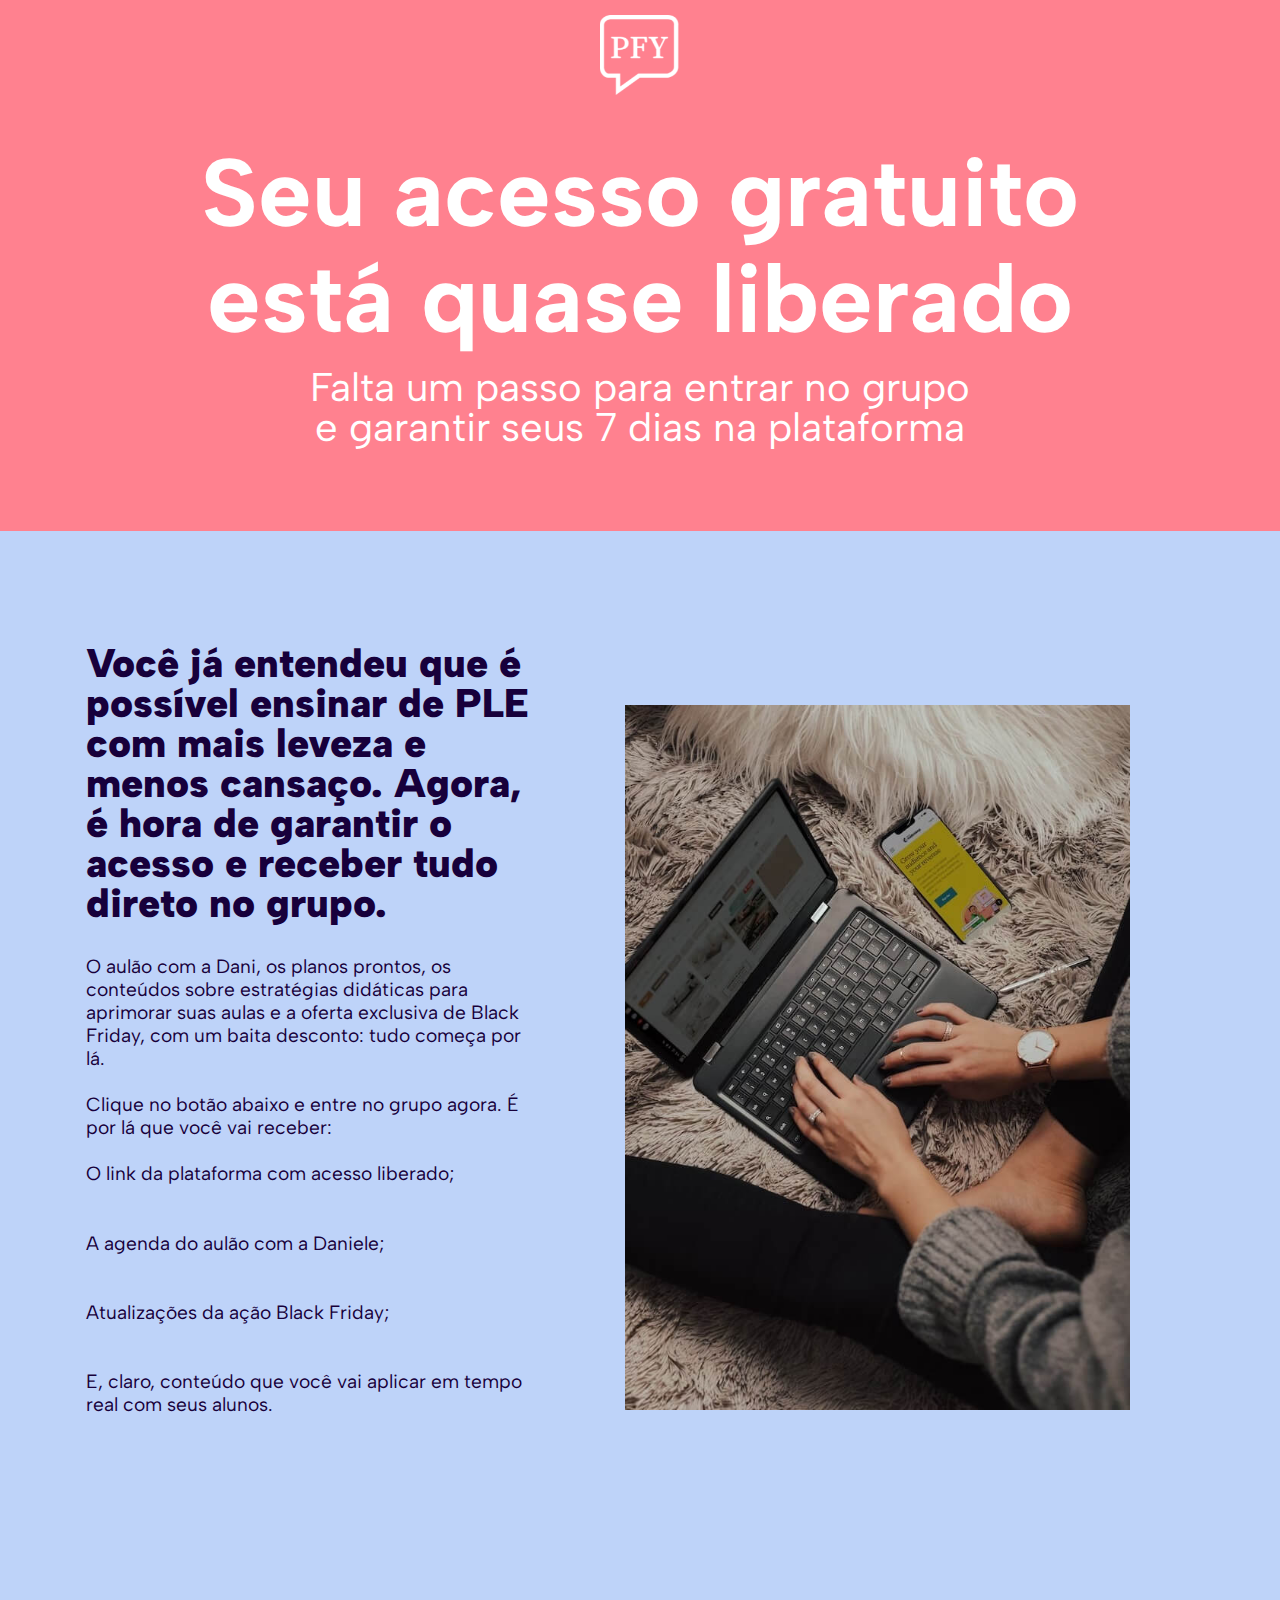
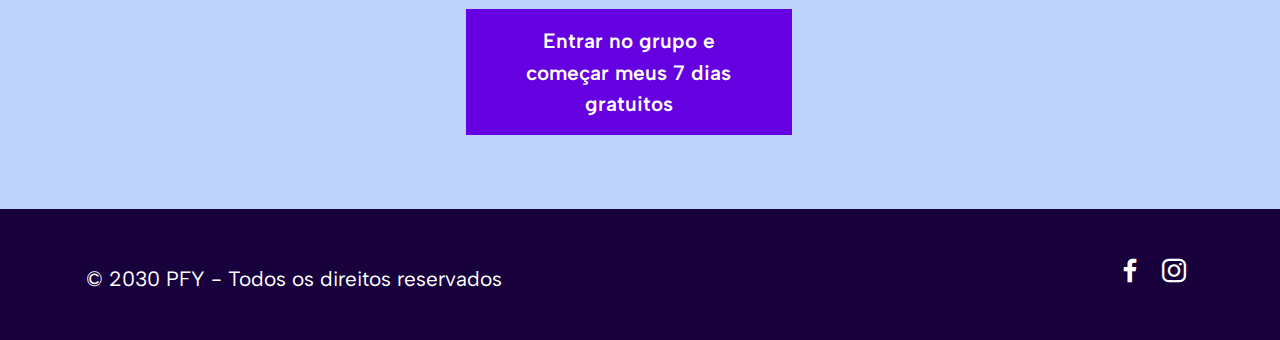
<file: obrigado.html>
<!DOCTYPE html>
<html  >
<head>
  
  <meta charset="UTF-8">
  <meta http-equiv="X-UA-Compatible" content="IE=edge">
  
  <meta name="twitter:card" content="summary_large_image"/>
  <meta name="twitter:image:src" content="assets/images/obrigado-meta.jpeg">
  <meta property="og:image" content="assets/images/obrigado-meta.jpeg">
  <meta name="twitter:title" content="PFY | Finalize sua inscrição">
  <meta name="viewport" content="width=device-width, initial-scale=1, minimum-scale=1">
  <link rel="shortcut icon" href="assets/images/pfy-icon-ffffff-branco.png-128x131.png" type="image/x-icon">
  <meta name="description" content="Prepare-se para uma semana de formação gratuita e super prática, focada em transformar o modo como você dá aulas de português como língua estrangeira.">
  
  
  <title>PFY | Finalize sua inscrição</title>
  <link rel="stylesheet" href="assets/web/assets/mobirise-icons/mobirise-icons.css">
  <link rel="stylesheet" href="assets/bootstrap/css/bootstrap.min.css">
  <link rel="stylesheet" href="assets/dropdown/css/style.css">
  <link rel="stylesheet" href="assets/socicon/css/styles.css">
  <link rel="stylesheet" href="assets/theme/css/style.css">
  <link rel="preload" href="https://fonts.googleapis.com/css?family=Albert+Sans:100,200,300,400,500,600,700,800,900,100i,200i,300i,400i,500i,600i,700i,800i,900i&display=swap" as="style" onload="this.onload=null;this.rel='stylesheet'">
  <noscript><link rel="stylesheet" href="https://fonts.googleapis.com/css?family=Albert+Sans:100,200,300,400,500,600,700,800,900,100i,200i,300i,400i,500i,600i,700i,800i,900i&display=swap"></noscript>
  <link rel="preload" as="style" href="assets/mobirise/css/mbr-additional.css?v=7RDrwC"><link rel="stylesheet" href="assets/mobirise/css/mbr-additional.css?v=7RDrwC" type="text/css">

  
  
  
</head>
<body>

<!-- Analytics -->
<!-- Google Tag Manager -->
<script>(function(w,d,s,l,i){w[l]=w[l]||[];w[l].push({'gtm.start':
new Date().getTime(),event:'gtm.js'});var f=d.getElementsByTagName(s)[0],
j=d.createElement(s),dl=l!='dataLayer'?'&l='+l:'';j.async=true;j.src=
'https://www.googletagmanager.com/gtm.js?id='+i+dl;f.parentNode.insertBefore(j,f);
})(window,document,'script','dataLayer','GTM-5PD292V8');</script>
<!-- End Google Tag Manager -->

<!-- Google Tag Manager (noscript) -->
<noscript><iframe src="https://www.googletagmanager.com/ns.html?id=GTM-5PD292V8"
height="0" width="0" style="display:none;visibility:hidden"></iframe></noscript>
<!-- End Google Tag Manager (noscript) -->
<!-- /Analytics -->


  
  <section data-bs-version="5.1" class="nichem5 menu menu1 cid-v0Rrer5Ysq" once="menu" id="menu01-16">
    
    <nav class="navbar navbar-dropdown collapsed">
        <div class="container-fluid">
            <div class="navbar-brand">
                <span class="navbar-logo">
                    <a href="#">
                        <img src="assets/images/pfy-horizontal-ffffff-branco.png-1-634x138.png" alt="" style="height: 5rem;">
                    </a>
                </span>
                
            </div>
            
            
            

        </div>
    </nav>
</section>

<section data-bs-version="5.1" class="header9 agencym4_header9 cid-v0RZyWwyay" data-bg-video="https://www.youtube.com/watch?v=E0Pa8tYo94U" id="header9-1a">

	
    <div class="mbr-fallback-image disabled"></div>


	<div class="mbr-overlay" style="opacity: 0.7; background-color: rgb(255, 76, 96);">
	</div>

	<div class="container">
		<div class="row justify-content-center">
			<div class="media-container-column mbr-white col-md-10">
				<p class="mbr-text align-center mbr-fonts-style display-1"><strong>Seu acesso gratuito está quase liberado</strong></p>
				<h1 class="mbr-section-title align-center pb-3 mbr-fonts-style display-5">Falta um passo para entrar no grupo<div>e garantir seus 7 dias na plataforma</div></h1>
			</div>
		</div>
	</div>

	
</section>

<section data-bs-version="5.1" class="nichem5 article3 cid-v0RTV6JcYR" id="article03-17">

    

    
    

    <div class="container">
        <div class="row justify-content-center">
            <div class="col-12 col-md-12 col-lg-7 image-wrapper">
                <img class="w-100" src="assets/images/features3.jpg" alt="">
            </div>
            <div class="col-12 col-md-12 col-lg">
                <div class="text-wrapper align-left">
                    <h1 class="mbr-section-title mbr-fonts-style align-left mb-4 display-5"><strong>Você já entendeu que é possível ensinar de PLE com mais leveza e menos cansaço. Agora, é hora de garantir o acesso e receber tudo direto no grupo.</strong></h1>
                    <p class="mbr-text mbr-fonts-style align-left pb-3 display-7">O aulão com a Dani, os planos prontos, os conteúdos sobre estratégias didáticas para aprimorar suas aulas e a oferta exclusiva de Black Friday, com um baita desconto: tudo começa por lá.<br><br>Clique no botão abaixo e entre no grupo agora. É por lá que você vai receber:<br><br>O link da plataforma com acesso liberado;<br><br><br>A agenda do aulão com a Daniele;<br><br><br>Atualizações da ação Black Friday;<br><br><br>E, claro, conteúdo que você vai aplicar em tempo real com seus alunos.</p>
                    <div class="link-wrapper align-left">
                        


                        <svg class="svg1" xmlns="http://www.w3.org/2000/svg" xmlns:xlink="http://www.w3.org/1999/xlink" version="1.1" width="300" height="50" viewBox="0 0 300 50" preserveAspectRatio="xMidYMid slice" xml:space="preserve">
                            <defs>
                            </defs>
                            <g transform="matrix(1 0 0 1 200 4.59)">
                                <g style="">
                                    <g transform="matrix(1 0 0 1 -125 0)" id="aac4a38b-7b64-4b27-81f4-7cba1fc44311">
                                        <path style="stroke: rgb(23,0,59); stroke-width: 4; stroke-dasharray: none; stroke-linecap: butt; stroke-dashoffset: 0; stroke-linejoin: miter; stroke-miterlimit: 10; fill: none; fill-rule: nonzero; opacity: 1;" transform=" translate(-75, -4.59)" d="M 100 2 a 8.825 8.825 0 0 0 -6.25 2.583 A 8.822 8.822 0 0 1 87.5 7.17 a 8.822 8.822 0 0 1 -6.25 -2.584 a 8.853 8.853 0 0 0 -12.5 0 a 8.851 8.851 0 0 1 -12.5 0 A 8.825 8.825 0 0 0 50 2" stroke-linecap="round"></path>
                                    </g>
                                    <g transform="matrix(1 0 0 1 75 0)" id="bdacfd93-3ab9-4965-b36c-24275b9d80d7">
                                        <path style="stroke: rgb(23,0,59); stroke-width: 4; stroke-dasharray: none; stroke-linecap: butt; stroke-dashoffset: 0; stroke-linejoin: miter; stroke-miterlimit: 10; fill: none; fill-rule: nonzero; opacity: 1;" transform=" translate(-275, -4.59)" d="M 300 2 a 8.825 8.825 0 0 0 -6.25 2.583 A 8.822 8.822 0 0 1 287.5 7.17 a 8.822 8.822 0 0 1 -6.25 -2.584 a 8.853 8.853 0 0 0 -12.5 0 a 8.851 8.851 0 0 1 -12.5 0 A 8.825 8.825 0 0 0 250 2" stroke-linecap="round"></path>
                                    </g>
                                    <g transform="matrix(1 0 0 1 -175 0)" id="fa02ee22-c807-4234-a62a-6ef55f12a121">
                                        <path style="stroke: rgb(23,0,59); stroke-width: 4; stroke-dasharray: none; stroke-linecap: butt; stroke-dashoffset: 0; stroke-linejoin: miter; stroke-miterlimit: 10; fill: none; fill-rule: nonzero; opacity: 1;" transform=" translate(-25, -4.59)" d="M 50 2 a 8.825 8.825 0 0 0 -6.25 2.583 A 8.822 8.822 0 0 1 37.5 7.17 a 8.822 8.822 0 0 1 -6.25 -2.584 a 8.853 8.853 0 0 0 -12.5 0 a 8.851 8.851 0 0 1 -12.5 0 A 8.825 8.825 0 0 0 0 2" stroke-linecap="round"></path>
                                    </g>
                                    <g transform="matrix(1 0 0 1 -25 0)" id="f5eeec8a-c1c0-4e31-b653-6adc33e4b3e8">
                                        <path style="stroke: rgb(23,0,59); stroke-width: 4; stroke-dasharray: none; stroke-linecap: butt; stroke-dashoffset: 0; stroke-linejoin: miter; stroke-miterlimit: 10; fill: none; fill-rule: nonzero; opacity: 1;" transform=" translate(-175, -4.59)" d="M 200 2 a 8.825 8.825 0 0 0 -6.25 2.583 A 8.822 8.822 0 0 1 187.5 7.17 a 8.822 8.822 0 0 1 -6.25 -2.584 a 8.853 8.853 0 0 0 -12.5 0 a 8.851 8.851 0 0 1 -12.5 0 A 8.825 8.825 0 0 0 150 2" stroke-linecap="round"></path>
                                    </g>
                                    <g transform="matrix(1 0 0 1 125 0)" id="b51bbcd5-3066-47f5-8b80-6fd345774dc4">
                                        <path style="stroke: rgb(23,0,59); stroke-width: 4; stroke-dasharray: none; stroke-linecap: butt; stroke-dashoffset: 0; stroke-linejoin: miter; stroke-miterlimit: 10; fill: none; fill-rule: nonzero; opacity: 1;" transform=" translate(-325, -4.59)" d="M 350 2 a 8.825 8.825 0 0 0 -6.25 2.583 A 8.822 8.822 0 0 1 337.5 7.17 a 8.822 8.822 0 0 1 -6.25 -2.584 a 8.853 8.853 0 0 0 -12.5 0 a 8.851 8.851 0 0 1 -12.5 0 A 8.825 8.825 0 0 0 300 2" stroke-linecap="round"></path>
                                    </g>
                                    <g transform="matrix(1 0 0 1 175 0)" id="a258efd3-c8f0-4dd9-8a96-69ce4b07fe50">
                                        <path style="stroke: rgb(23,0,59); stroke-width: 4; stroke-dasharray: none; stroke-linecap: butt; stroke-dashoffset: 0; stroke-linejoin: miter; stroke-miterlimit: 10; fill: none; fill-rule: nonzero; opacity: 1;" transform=" translate(-375, -4.59)" d="M 400 2 a 8.825 8.825 0 0 0 -6.25 2.583 A 8.822 8.822 0 0 1 387.5 7.17 a 8.822 8.822 0 0 1 -6.25 -2.584 a 8.853 8.853 0 0 0 -12.5 0 a 8.851 8.851 0 0 1 -12.5 0 A 8.825 8.825 0 0 0 350 2" stroke-linecap="round"></path>
                                    </g>
                                    <g transform="matrix(1 0 0 1 -75 0)" id="b55a1ba9-a72e-4a0e-ba97-85e004b73874">
                                        <path style="stroke: rgb(23,0,59); stroke-width: 4; stroke-dasharray: none; stroke-linecap: butt; stroke-dashoffset: 0; stroke-linejoin: miter; stroke-miterlimit: 10; fill: none; fill-rule: nonzero; opacity: 1;" transform=" translate(-125, -4.59)" d="M 150 2 a 8.825 8.825 0 0 0 -6.25 2.583 A 8.822 8.822 0 0 1 137.5 7.17 a 8.822 8.822 0 0 1 -6.25 -2.584 a 8.853 8.853 0 0 0 -12.5 0 a 8.851 8.851 0 0 1 -12.5 0 A 8.825 8.825 0 0 0 100 2" stroke-linecap="round"></path>
                                    </g>
                                    <g transform="matrix(1 0 0 1 25 0)" id="ac2b4d02-8806-4f29-a2a5-1942e82a5fe8">
                                        <path style="stroke: rgb(23,0,59); stroke-width: 4; stroke-dasharray: none; stroke-linecap: butt; stroke-dashoffset: 0; stroke-linejoin: miter; stroke-miterlimit: 10; fill: none; fill-rule: nonzero; opacity: 1;" transform=" translate(-225, -4.59)" d="M 250 2 a 8.825 8.825 0 0 0 -6.25 2.583 A 8.822 8.822 0 0 1 237.5 7.17 a 8.822 8.822 0 0 1 -6.25 -2.584 a 8.853 8.853 0 0 0 -12.5 0 a 8.851 8.851 0 0 1 -12.5 0 A 8.825 8.825 0 0 0 200 2" stroke-linecap="round"></path>
                                    </g>
                                </g>
                            </g>
                        </svg>

                    </div>



                </div>
            </div>
        </div>
    </div>
</section>

<section data-bs-version="5.1" class="nichem5 header3 cid-v7E7CagGQQ" id="header03-1n">

    

    
    

    <div class="container">
        <div class="row justify-content-center">
            <div class="col-12 col-lg-4">
                
                
                
                <div class="mbr-section-btn mt-3"><a class="btn btn-lg btn-secondary display-4" href="https://chat.whatsapp.com/G2D3Ws7KpCO5oN8vWLJmkT" target="_blank">Entrar no grupo e começar meus 7 dias gratuitos</a></div>
            </div>
        </div>
    </div>
</section>

<section data-bs-version="5.1" class="nichem5 footer1 cid-tqJ8RiGb5G" once="footer" id="footer01-d">
    
    
    <div class="container">
        <div class="row">
            <div class="col-lg-5 logo-footer mb-3 mt-3 align-left">

                <p class="mbr-fonts-style text-logo-footer pt-2 mb-0 display-4">© 2030 PFY - Todos os direitos reservados</p>
            </div>
            <div class="col-lg-5 copyright mb-3 mt-3 align-self-center">
                <ul class="mbr-list list-inline align-center">
                    
                    
                    



                    
                <li class="list-inline-item mbr-fonts-style display-4"></li><li class="list-inline-item mbr-fonts-style display-4"></li><li class="list-inline-item mbr-fonts-style display-4"></li><li class="list-inline-item mbr-fonts-style display-4"></li></ul>
            </div>
            <div class="social-media col-lg-2 col-sm-12 align-self-center">
                <ul>
                    <li>
                        <a class="icon-transition" href="https://www.facebook.com/papodeprofes/" target="_blank">
                            <span class="mbr-iconfont socicon-facebook socicon"></span>
                        </a>
                    </li>
                    <li>
                        <a class="icon-transition" href="https://www.instagram.com/papodeprofes/" target="_blank">
                            <span class="mbr-iconfont socicon-instagram socicon"></span>
                        </a>
                    </li>
                    
                    
                    
                </ul>
            </div>
        </div>
    </div>
</section>


<script src="assets/bootstrap/js/bootstrap.bundle.min.js"></script>
  <script src="assets/smoothscroll/smooth-scroll.js"></script>
  <script src="assets/ytplayer/index.js"></script>
  <script src="assets/dropdown/js/navbar-dropdown.js"></script>
  <script src="assets/vimeoplayer/player.js"></script>
  <script src="assets/theme/js/script.js"></script>
  
  
  
</body>
</html>
</file>
<file: assets/web/assets/mobirise-icons/mobirise-icons.css>
@font-face {
  font-family: 'MobiriseIcons';
  src:  url('mobirise-icons.eot?spat4u');
  src:  url('mobirise-icons.eot?spat4u#iefix') format('embedded-opentype'),
    url('mobirise-icons.ttf?spat4u') format('truetype'),
    url('mobirise-icons.woff?spat4u') format('woff'),
    url('mobirise-icons.svg?spat4u#MobiriseIcons') format('svg');
  font-weight: normal;
  font-style: normal;
  font-display: swap;
}

[class^="mbri-"], [class*=" mbri-"] {
  /* use !important to prevent issues with browser extensions that change fonts */
  font-family: MobiriseIcons !important;
  speak: none;
  font-style: normal;
  font-weight: normal;
  font-variant: normal;
  text-transform: none;
  line-height: 1;

  /* Better Font Rendering =========== */
  -webkit-font-smoothing: antialiased;
  -moz-osx-font-smoothing: grayscale;
}

.mbri-add-submenu:before {
  content: "\e900";
}
.mbri-alert:before {
  content: "\e901";
}
.mbri-align-center:before {
  content: "\e902";
}
.mbri-align-justify:before {
  content: "\e903";
}
.mbri-align-left:before {
  content: "\e904";
}
.mbri-align-right:before {
  content: "\e905";
}
.mbri-android:before {
  content: "\e906";
}
.mbri-apple:before {
  content: "\e907";
}
.mbri-arrow-down:before {
  content: "\e908";
}
.mbri-arrow-next:before {
  content: "\e909";
}
.mbri-arrow-prev:before {
  content: "\e90a";
}
.mbri-arrow-up:before {
  content: "\e90b";
}
.mbri-bold:before {
  content: "\e90c";
}
.mbri-bookmark:before {
  content: "\e90d";
}
.mbri-bootstrap:before {
  content: "\e90e";
}
.mbri-briefcase:before {
  content: "\e90f";
}
.mbri-browse:before {
  content: "\e910";
}
.mbri-bulleted-list:before {
  content: "\e911";
}
.mbri-calendar:before {
  content: "\e912";
}
.mbri-camera:before {
  content: "\e913";
}
.mbri-cart-add:before {
  content: "\e914";
}
.mbri-cart-full:before {
  content: "\e915";
}
.mbri-cash:before {
  content: "\e916";
}
.mbri-change-style:before {
  content: "\e917";
}
.mbri-chat:before {
  content: "\e918";
}
.mbri-clock:before {
  content: "\e919";
}
.mbri-close:before {
  content: "\e91a";
}
.mbri-cloud:before {
  content: "\e91b";
}
.mbri-code:before {
  content: "\e91c";
}
.mbri-contact-form:before {
  content: "\e91d";
}
.mbri-credit-card:before {
  content: "\e91e";
}
.mbri-cursor-click:before {
  content: "\e91f";
}
.mbri-cust-feedback:before {
  content: "\e920";
}
.mbri-database:before {
  content: "\e921";
}
.mbri-delivery:before {
  content: "\e922";
}
.mbri-desktop:before {
  content: "\e923";
}
.mbri-devices:before {
  content: "\e924";
}
.mbri-down:before {
  content: "\e925";
}
.mbri-download:before {
  content: "\e989";
}
.mbri-drag-n-drop:before {
  content: "\e927";
}
.mbri-drag-n-drop2:before {
  content: "\e928";
}
.mbri-edit:before {
  content: "\e929";
}
.mbri-edit2:before {
  content: "\e92a";
}
.mbri-error:before {
  content: "\e92b";
}
.mbri-extension:before {
  content: "\e92c";
}
.mbri-features:before {
  content: "\e92d";
}
.mbri-file:before {
  content: "\e92e";
}
.mbri-flag:before {
  content: "\e92f";
}
.mbri-folder:before {
  content: "\e930";
}
.mbri-gift:before {
  content: "\e931";
}
.mbri-github:before {
  content: "\e932";
}
.mbri-globe:before {
  content: "\e933";
}
.mbri-globe-2:before {
  content: "\e934";
}
.mbri-growing-chart:before {
  content: "\e935";
}
.mbri-hearth:before {
  content: "\e936";
}
.mbri-help:before {
  content: "\e937";
}
.mbri-home:before {
  content: "\e938";
}
.mbri-hot-cup:before {
  content: "\e939";
}
.mbri-idea:before {
  content: "\e93a";
}
.mbri-image-gallery:before {
  content: "\e93b";
}
.mbri-image-slider:before {
  content: "\e93c";
}
.mbri-info:before {
  content: "\e93d";
}
.mbri-italic:before {
  content: "\e93e";
}
.mbri-key:before {
  content: "\e93f";
}
.mbri-laptop:before {
  content: "\e940";
}
.mbri-layers:before {
  content: "\e941";
}
.mbri-left-right:before {
  content: "\e942";
}
.mbri-left:before {
  content: "\e943";
}
.mbri-letter:before {
  content: "\e944";
}
.mbri-like:before {
  content: "\e945";
}
.mbri-link:before {
  content: "\e946";
}
.mbri-lock:before {
  content: "\e947";
}
.mbri-login:before {
  content: "\e948";
}
.mbri-logout:before {
  content: "\e949";
}
.mbri-magic-stick:before {
  content: "\e94a";
}
.mbri-map-pin:before {
  content: "\e94b";
}
.mbri-menu:before {
  content: "\e94c";
}
.mbri-mobile:before {
  content: "\e94d";
}
.mbri-mobile2:before {
  content: "\e94e";
}
.mbri-mobirise:before {
  content: "\e94f";
}
.mbri-more-horizontal:before {
  content: "\e950";
}
.mbri-more-vertical:before {
  content: "\e951";
}
.mbri-music:before {
  content: "\e952";
}
.mbri-new-file:before {
  content: "\e953";
}
.mbri-numbered-list:before {
  content: "\e954";
}
.mbri-opened-folder:before {
  content: "\e955";
}
.mbri-pages:before {
  content: "\e956";
}
.mbri-paper-plane:before {
  content: "\e957";
}
.mbri-paperclip:before {
  content: "\e958";
}
.mbri-photo:before {
  content: "\e959";
}
.mbri-photos:before {
  content: "\e95a";
}
.mbri-pin:before {
  content: "\e95b";
}
.mbri-play:before {
  content: "\e95c";
}
.mbri-plus:before {
  content: "\e95d";
}
.mbri-preview:before {
  content: "\e95e";
}
.mbri-print:before {
  content: "\e95f";
}
.mbri-protect:before {
  content: "\e960";
}
.mbri-question:before {
  content: "\e961";
}
.mbri-quote-left:before {
  content: "\e962";
}
.mbri-quote-right:before {
  content: "\e963";
}
.mbri-refresh:before {
  content: "\e964";
}
.mbri-responsive:before {
  content: "\e965";
}
.mbri-right:before {
  content: "\e966";
}
.mbri-rocket:before {
  content: "\e967";
}
.mbri-sad-face:before {
  content: "\e968";
}
.mbri-sale:before {
  content: "\e969";
}
.mbri-save:before {
  content: "\e96a";
}
.mbri-search:before {
  content: "\e96b";
}
.mbri-setting:before {
  content: "\e96c";
}
.mbri-setting2:before {
  content: "\e96d";
}
.mbri-setting3:before {
  content: "\e96e";
}
.mbri-share:before {
  content: "\e96f";
}
.mbri-shopping-bag:before {
  content: "\e970";
}
.mbri-shopping-basket:before {
  content: "\e971";
}
.mbri-shopping-cart:before {
  content: "\e972";
}
.mbri-sites:before {
  content: "\e973";
}
.mbri-smile-face:before {
  content: "\e974";
}
.mbri-speed:before {
  content: "\e975";
}
.mbri-star:before {
  content: "\e976";
}
.mbri-success:before {
  content: "\e977";
}
.mbri-sun:before {
  content: "\e978";
}
.mbri-sun2:before {
  content: "\e979";
}
.mbri-tablet:before {
  content: "\e97a";
}
.mbri-tablet-vertical:before {
  content: "\e97b";
}
.mbri-target:before {
  content: "\e97c";
}
.mbri-timer:before {
  content: "\e97d";
}
.mbri-to-ftp:before {
  content: "\e97e";
}
.mbri-to-local-drive:before {
  content: "\e97f";
}
.mbri-touch-swipe:before {
  content: "\e980";
}
.mbri-touch:before {
  content: "\e981";
}
.mbri-trash:before {
  content: "\e982";
}
.mbri-underline:before {
  content: "\e983";
}
.mbri-unlink:before {
  content: "\e984";
}
.mbri-unlock:before {
  content: "\e985";
}
.mbri-up-down:before {
  content: "\e986";
}
.mbri-up:before {
  content: "\e987";
}
.mbri-update:before {
  content: "\e988";
}
.mbri-upload:before {
 content: "\e926"; 
}
.mbri-user:before {
  content: "\e98a";
}
.mbri-user2:before {
  content: "\e98b";
}
.mbri-users:before {
  content: "\e98c";
}
.mbri-video:before {
  content: "\e98d";
}
.mbri-video-play:before {
  content: "\e98e";
}
.mbri-watch:before {
  content: "\e98f";
}
.mbri-website-theme:before {
  content: "\e990";
}
.mbri-wifi:before {
  content: "\e991";
}
.mbri-windows:before {
  content: "\e992";
}
.mbri-zoom-out:before {
  content: "\e993";
}
.mbri-redo:before {
  content: "\e994";
}
.mbri-undo:before {
  content: "\e995";
}
</file>
<file: assets/dropdown/css/style.css>
.navbar-dropdown {
  left: 0;
  padding: 0;
  position: absolute;
  right: 0;
  top: 0;
  transition: all 0.45s ease;
  z-index: 1030;
  background: #282828; }
  .navbar-dropdown .navbar-logo {
    margin-right: 0.8rem;
    transition: margin 0.3s ease-in-out;
    vertical-align: middle; }
    .navbar-dropdown .navbar-logo img {
      height: 3.125rem;
      transition: all 0.3s ease-in-out; }
    .navbar-dropdown .navbar-logo.mbr-iconfont {
      font-size: 3.125rem;
      line-height: 3.125rem; }
  .navbar-dropdown .navbar-caption {
    font-weight: 700;
    white-space: normal;
    vertical-align: -4px;
    line-height: 3.125rem !important; }
    .navbar-dropdown .navbar-caption, .navbar-dropdown .navbar-caption:hover {
      color: inherit;
      text-decoration: none; }
  .navbar-dropdown .mbr-iconfont + .navbar-caption {
    vertical-align: -1px; }
  .navbar-dropdown.navbar-fixed-top {
    position: fixed; }
  .navbar-dropdown .navbar-brand span {
    vertical-align: -4px; }
  .navbar-dropdown.bg-color.transparent {
    background: none; }
  .navbar-dropdown.navbar-short .navbar-brand {
    padding: 0.625rem 0; }
    .navbar-dropdown.navbar-short .navbar-brand span {
      vertical-align: -1px; }
  .navbar-dropdown.navbar-short .navbar-caption {
    line-height: 2.375rem !important;
    vertical-align: -2px; }
  .navbar-dropdown.navbar-short .navbar-logo {
    margin-right: 0.5rem; }
    .navbar-dropdown.navbar-short .navbar-logo img {
      height: 2.375rem; }
    .navbar-dropdown.navbar-short .navbar-logo.mbr-iconfont {
      font-size: 2.375rem;
      line-height: 2.375rem; }
  .navbar-dropdown.navbar-short .mbr-table-cell {
    height: 3.625rem; }
  .navbar-dropdown .navbar-close {
    left: 0.6875rem;
    position: fixed;
    top: 0.75rem;
    z-index: 1000; }
  .navbar-dropdown .hamburger-icon {
    content: "";
    display: inline-block;
    vertical-align: middle;
    width: 16px;
    -webkit-box-shadow: 0 -6px 0 1px #282828,0 0 0 1px #282828,0 6px 0 1px #282828;
    -moz-box-shadow: 0 -6px 0 1px #282828,0 0 0 1px #282828,0 6px 0 1px #282828;
    box-shadow: 0 -6px 0 1px #282828,0 0 0 1px #282828,0 6px 0 1px #282828; }

.dropdown-menu .dropdown-toggle[data-toggle="dropdown-submenu"]::after {
  border-bottom: 0.35em solid transparent;
  border-left: 0.35em solid;
  border-right: 0;
  border-top: 0.35em solid transparent;
  margin-left: 0.3rem; }

.dropdown-menu .dropdown-item:focus {
  outline: 0; }

.nav-dropdown {
  font-size: 0.75rem;
  font-weight: 500;
  height: auto !important; }
  .nav-dropdown .nav-btn {
    padding-left: 1rem; }
  .nav-dropdown .link {
    margin: .667em 1.667em;
    font-weight: 500;
    padding: 0;
    transition: color .2s ease-in-out; }
    .nav-dropdown .link.dropdown-toggle {
      margin-right: 2.583em; }
      .nav-dropdown .link.dropdown-toggle::after {
        margin-left: .25rem;
        border-top: 0.35em solid;
        border-right: 0.35em solid transparent;
        border-left: 0.35em solid transparent;
        border-bottom: 0; }
      .nav-dropdown .link.dropdown-toggle[aria-expanded="true"] {
        margin: 0;
        padding: 0.667em 3.263em  0.667em 1.667em; }
  .nav-dropdown .link::after,
  .nav-dropdown .dropdown-item::after {
    color: inherit; }
  .nav-dropdown .btn {
    font-size: 0.75rem;
    font-weight: 700;
    letter-spacing: 0;
    margin-bottom: 0;
    padding-left: 1.25rem;
    padding-right: 1.25rem; }
  .nav-dropdown .dropdown-menu {
    border-radius: 0;
    border: 0;
    left: 0;
    margin: 0;
    padding-bottom: 1.25rem;
    padding-top: 1.25rem;
    position: relative; }
  .nav-dropdown .dropdown-submenu {
    margin-left: 0.125rem;
    top: 0; }
  .nav-dropdown .dropdown-item {
    font-weight: 500;
    line-height: 2;
    padding: 0.3846em 4.615em 0.3846em 1.5385em;
    position: relative;
    transition: color .2s ease-in-out, background-color .2s ease-in-out; }
    .nav-dropdown .dropdown-item::after {
      margin-top: -0.3077em;
      position: absolute;
      right: 1.1538em;
      top: 50%; }
    .nav-dropdown .dropdown-item:focus, .nav-dropdown .dropdown-item:hover {
      background: none; }

@media (max-width: 767px) {
  .nav-dropdown.navbar-toggleable-sm {
    bottom: 0;
    display: none;
    left: 0;
    overflow-x: hidden;
    position: fixed;
    top: 0;
    transform: translateX(-100%);
    -ms-transform: translateX(-100%);
    -webkit-transform: translateX(-100%);
    width: 18.75rem;
    z-index: 999; } }
.nav-dropdown.navbar-toggleable-xl {
  bottom: 0;
  display: none;
  left: 0;
  overflow-x: hidden;
  position: fixed;
  top: 0;
  transform: translateX(-100%);
  -ms-transform: translateX(-100%);
  -webkit-transform: translateX(-100%);
  width: 18.75rem;
  z-index: 999; }

.nav-dropdown-sm {
  display: block !important;
  overflow-x: hidden;
  overflow: auto;
  padding-top: 3.875rem; }
  .nav-dropdown-sm::after {
    content: "";
    display: block;
    height: 3rem;
    width: 100%; }
  .nav-dropdown-sm.collapse.in ~ .navbar-close {
    display: block !important; }
  .nav-dropdown-sm.collapsing, .nav-dropdown-sm.collapse.in {
    transform: translateX(0);
    -ms-transform: translateX(0);
    -webkit-transform: translateX(0);
    transition: all 0.25s ease-out;
    -webkit-transition: all 0.25s ease-out;
    background: #282828; }
  .nav-dropdown-sm.collapsing[aria-expanded="false"] {
    transform: translateX(-100%);
    -ms-transform: translateX(-100%);
    -webkit-transform: translateX(-100%); }
  .nav-dropdown-sm .nav-item {
    display: block;
    margin-left: 0 !important;
    padding-left: 0; }
  .nav-dropdown-sm .link,
  .nav-dropdown-sm .dropdown-item {
    border-top: 1px dotted rgba(255, 255, 255, 0.1);
    font-size: 0.8125rem;
    line-height: 1.6;
    margin: 0 !important;
    padding: 0.875rem 2.4rem 0.875rem 1.5625rem !important;
    position: relative;
    white-space: normal; }
    .nav-dropdown-sm .link:focus, .nav-dropdown-sm .link:hover,
    .nav-dropdown-sm .dropdown-item:focus,
    .nav-dropdown-sm .dropdown-item:hover {
      background: rgba(0, 0, 0, 0.2) !important;
      color: #c0a375; }
  .nav-dropdown-sm .nav-btn {
    position: relative;
    padding: 1.5625rem 1.5625rem 0 1.5625rem; }
    .nav-dropdown-sm .nav-btn::before {
      border-top: 1px dotted rgba(255, 255, 255, 0.1);
      content: "";
      left: 0;
      position: absolute;
      top: 0;
      width: 100%; }
    .nav-dropdown-sm .nav-btn + .nav-btn {
      padding-top: 0.625rem; }
      .nav-dropdown-sm .nav-btn + .nav-btn::before {
        display: none; }
  .nav-dropdown-sm .btn {
    padding: 0.625rem 0; }
  .nav-dropdown-sm .dropdown-toggle[data-toggle="dropdown-submenu"]::after {
    margin-left: .25rem;
    border-top: 0.35em solid;
    border-right: 0.35em solid transparent;
    border-left: 0.35em solid transparent;
    border-bottom: 0; }
  .nav-dropdown-sm .dropdown-toggle[data-toggle="dropdown-submenu"][aria-expanded="true"]::after {
    border-top: 0;
    border-right: 0.35em solid transparent;
    border-left: 0.35em solid transparent;
    border-bottom: 0.35em solid; }
  .nav-dropdown-sm .dropdown-menu {
    margin: 0;
    padding: 0;
    position: relative;
    top: 0;
    left: 0;
    width: 100%;
    border: 0;
    float: none;
    border-radius: 0;
    background: none; }
  .nav-dropdown-sm .dropdown-submenu {
    left: 100%;
    margin-left: 0.125rem;
    margin-top: -1.25rem;
    top: 0; }

.navbar-toggleable-sm .nav-dropdown .dropdown-menu {
  position: absolute; }

.navbar-toggleable-sm .nav-dropdown .dropdown-submenu {
  left: 100%;
  margin-left: 0.125rem;
  margin-top: -1.25rem;
  top: 0; }

.navbar-toggleable-sm.opened .nav-dropdown .dropdown-menu {
  position: relative; }

.navbar-toggleable-sm.opened .nav-dropdown .dropdown-submenu {
  left: 0;
  margin-left: 00rem;
  margin-top: 0rem;
  top: 0; }

.is-builder .nav-dropdown.collapsing {
  transition: none !important; }
</file>
<file: assets/socicon/css/styles.css>
@charset "UTF-8";

@font-face {
  font-family: 'Socicon';
  src:  url('../fonts/socicon.eot');
  src:  url('../fonts/socicon.eot?#iefix') format('embedded-opentype'),
    url('../fonts/socicon.woff2') format('woff2'),
    url('../fonts/socicon.ttf') format('truetype'),
    url('../fonts/socicon.woff') format('woff'),
    url('../fonts/socicon.svg#socicon') format('svg');
  font-weight: normal;
  font-style: normal;
  font-display: swap;
}

[data-icon]:before {
  font-family: "socicon" !important;
  content: attr(data-icon);
  font-style: normal !important;
  font-weight: normal !important;
  font-variant: normal !important;
  text-transform: none !important;
  speak: none;
  line-height: 1;
  -webkit-font-smoothing: antialiased;
  -moz-osx-font-smoothing: grayscale;
}

[class^="socicon-"], [class*=" socicon-"] {
  /* use !important to prevent issues with browser extensions that change fonts */
  font-family: 'Socicon' !important;
  speak: none;
  font-style: normal;
  font-weight: normal;
  font-variant: normal;
  text-transform: none;
  line-height: 1;

  /* Better Font Rendering =========== */
  -webkit-font-smoothing: antialiased;
  -moz-osx-font-smoothing: grayscale;
}

.socicon-500px:before {
  content: "\e000";
}
.socicon-8tracks:before {
  content: "\e001";
}
.socicon-airbnb:before {
  content: "\e002";
}
.socicon-alliance:before {
  content: "\e003";
}
.socicon-amazon:before {
  content: "\e004";
}
.socicon-amplement:before {
  content: "\e005";
}
.socicon-android:before {
  content: "\e006";
}
.socicon-angellist:before {
  content: "\e007";
}
.socicon-apple:before {
  content: "\e008";
}
.socicon-appnet:before {
  content: "\e009";
}
.socicon-baidu:before {
  content: "\e00a";
}
.socicon-bandcamp:before {
  content: "\e00b";
}
.socicon-battlenet:before {
  content: "\e00c";
}
.socicon-mixer:before {
  content: "\e00d";
}
.socicon-bebee:before {
  content: "\e00e";
}
.socicon-bebo:before {
  content: "\e00f";
}
.socicon-behance:before {
  content: "\e010";
}
.socicon-blizzard:before {
  content: "\e011";
}
.socicon-blogger:before {
  content: "\e012";
}
.socicon-buffer:before {
  content: "\e013";
}
.socicon-chrome:before {
  content: "\e014";
}
.socicon-coderwall:before {
  content: "\e015";
}
.socicon-curse:before {
  content: "\e016";
}
.socicon-dailymotion:before {
  content: "\e017";
}
.socicon-deezer:before {
  content: "\e018";
}
.socicon-delicious:before {
  content: "\e019";
}
.socicon-deviantart:before {
  content: "\e01a";
}
.socicon-diablo:before {
  content: "\e01b";
}
.socicon-digg:before {
  content: "\e01c";
}
.socicon-discord:before {
  content: "\e01d";
}
.socicon-disqus:before {
  content: "\e01e";
}
.socicon-douban:before {
  content: "\e01f";
}
.socicon-draugiem:before {
  content: "\e020";
}
.socicon-dribbble:before {
  content: "\e021";
}
.socicon-drupal:before {
  content: "\e022";
}
.socicon-ebay:before {
  content: "\e023";
}
.socicon-ello:before {
  content: "\e024";
}
.socicon-endomodo:before {
  content: "\e025";
}
.socicon-envato:before {
  content: "\e026";
}
.socicon-etsy:before {
  content: "\e027";
}
.socicon-facebook:before {
  content: "\e028";
}
.socicon-feedburner:before {
  content: "\e029";
}
.socicon-filmweb:before {
  content: "\e02a";
}
.socicon-firefox:before {
  content: "\e02b";
}
.socicon-flattr:before {
  content: "\e02c";
}
.socicon-flickr:before {
  content: "\e02d";
}
.socicon-formulr:before {
  content: "\e02e";
}
.socicon-forrst:before {
  content: "\e02f";
}
.socicon-foursquare:before {
  content: "\e030";
}
.socicon-friendfeed:before {
  content: "\e031";
}
.socicon-github:before {
  content: "\e032";
}
.socicon-goodreads:before {
  content: "\e033";
}
.socicon-google:before {
  content: "\e034";
}
.socicon-googlescholar:before {
  content: "\e035";
}
.socicon-googlegroups:before {
  content: "\e036";
}
.socicon-googlephotos:before {
  content: "\e037";
}
.socicon-googleplus:before {
  content: "\e038";
}
.socicon-grooveshark:before {
  content: "\e039";
}
.socicon-hackerrank:before {
  content: "\e03a";
}
.socicon-hearthstone:before {
  content: "\e03b";
}
.socicon-hellocoton:before {
  content: "\e03c";
}
.socicon-heroes:before {
  content: "\e03d";
}
.socicon-smashcast:before {
  content: "\e03e";
}
.socicon-horde:before {
  content: "\e03f";
}
.socicon-houzz:before {
  content: "\e040";
}
.socicon-icq:before {
  content: "\e041";
}
.socicon-identica:before {
  content: "\e042";
}
.socicon-imdb:before {
  content: "\e043";
}
.socicon-instagram:before {
  content: "\e044";
}
.socicon-issuu:before {
  content: "\e045";
}
.socicon-istock:before {
  content: "\e046";
}
.socicon-itunes:before {
  content: "\e047";
}
.socicon-keybase:before {
  content: "\e048";
}
.socicon-lanyrd:before {
  content: "\e049";
}
.socicon-lastfm:before {
  content: "\e04a";
}
.socicon-line:before {
  content: "\e04b";
}
.socicon-linkedin:before {
  content: "\e04c";
}
.socicon-livejournal:before {
  content: "\e04d";
}
.socicon-lyft:before {
  content: "\e04e";
}
.socicon-macos:before {
  content: "\e04f";
}
.socicon-mail:before {
  content: "\e050";
}
.socicon-medium:before {
  content: "\e051";
}
.socicon-meetup:before {
  content: "\e052";
}
.socicon-mixcloud:before {
  content: "\e053";
}
.socicon-modelmayhem:before {
  content: "\e054";
}
.socicon-mumble:before {
  content: "\e055";
}
.socicon-myspace:before {
  content: "\e056";
}
.socicon-newsvine:before {
  content: "\e057";
}
.socicon-nintendo:before {
  content: "\e058";
}
.socicon-npm:before {
  content: "\e059";
}
.socicon-odnoklassniki:before {
  content: "\e05a";
}
.socicon-openid:before {
  content: "\e05b";
}
.socicon-opera:before {
  content: "\e05c";
}
.socicon-outlook:before {
  content: "\e05d";
}
.socicon-overwatch:before {
  content: "\e05e";
}
.socicon-patreon:before {
  content: "\e05f";
}
.socicon-paypal:before {
  content: "\e060";
}
.socicon-periscope:before {
  content: "\e061";
}
.socicon-persona:before {
  content: "\e062";
}
.socicon-pinterest:before {
  content: "\e063";
}
.socicon-play:before {
  content: "\e064";
}
.socicon-player:before {
  content: "\e065";
}
.socicon-playstation:before {
  content: "\e066";
}
.socicon-pocket:before {
  content: "\e067";
}
.socicon-qq:before {
  content: "\e068";
}
.socicon-quora:before {
  content: "\e069";
}
.socicon-raidcall:before {
  content: "\e06a";
}
.socicon-ravelry:before {
  content: "\e06b";
}
.socicon-reddit:before {
  content: "\e06c";
}
.socicon-renren:before {
  content: "\e06d";
}
.socicon-researchgate:before {
  content: "\e06e";
}
.socicon-residentadvisor:before {
  content: "\e06f";
}
.socicon-reverbnation:before {
  content: "\e070";
}
.socicon-rss:before {
  content: "\e071";
}
.socicon-sharethis:before {
  content: "\e072";
}
.socicon-skype:before {
  content: "\e073";
}
.socicon-slideshare:before {
  content: "\e074";
}
.socicon-smugmug:before {
  content: "\e075";
}
.socicon-snapchat:before {
  content: "\e076";
}
.socicon-songkick:before {
  content: "\e077";
}
.socicon-soundcloud:before {
  content: "\e078";
}
.socicon-spotify:before {
  content: "\e079";
}
.socicon-stackexchange:before {
  content: "\e07a";
}
.socicon-stackoverflow:before {
  content: "\e07b";
}
.socicon-starcraft:before {
  content: "\e07c";
}
.socicon-stayfriends:before {
  content: "\e07d";
}
.socicon-steam:before {
  content: "\e07e";
}
.socicon-storehouse:before {
  content: "\e07f";
}
.socicon-strava:before {
  content: "\e080";
}
.socicon-streamjar:before {
  content: "\e081";
}
.socicon-stumbleupon:before {
  content: "\e082";
}
.socicon-swarm:before {
  content: "\e083";
}
.socicon-teamspeak:before {
  content: "\e084";
}
.socicon-teamviewer:before {
  content: "\e085";
}
.socicon-technorati:before {
  content: "\e086";
}
.socicon-telegram:before {
  content: "\e087";
}
.socicon-tripadvisor:before {
  content: "\e088";
}
.socicon-tripit:before {
  content: "\e089";
}
.socicon-triplej:before {
  content: "\e08a";
}
.socicon-tumblr:before {
  content: "\e08b";
}
.socicon-twitch:before {
  content: "\e08c";
}
.socicon-twitter:before {
  content: "\e08d";
}
.socicon-uber:before {
  content: "\e08e";
}
.socicon-ventrilo:before {
  content: "\e08f";
}
.socicon-viadeo:before {
  content: "\e090";
}
.socicon-viber:before {
  content: "\e091";
}
.socicon-viewbug:before {
  content: "\e092";
}
.socicon-vimeo:before {
  content: "\e093";
}
.socicon-vine:before {
  content: "\e094";
}
.socicon-vkontakte:before {
  content: "\e095";
}
.socicon-warcraft:before {
  content: "\e096";
}
.socicon-wechat:before {
  content: "\e097";
}
.socicon-weibo:before {
  content: "\e098";
}
.socicon-whatsapp:before {
  content: "\e099";
}
.socicon-wikipedia:before {
  content: "\e09a";
}
.socicon-windows:before {
  content: "\e09b";
}
.socicon-wordpress:before {
  content: "\e09c";
}
.socicon-wykop:before {
  content: "\e09d";
}
.socicon-xbox:before {
  content: "\e09e";
}
.socicon-xing:before {
  content: "\e09f";
}
.socicon-yahoo:before {
  content: "\e0a0";
}
.socicon-yammer:before {
  content: "\e0a1";
}
.socicon-yandex:before {
  content: "\e0a2";
}
.socicon-yelp:before {
  content: "\e0a3";
}
.socicon-younow:before {
  content: "\e0a4";
}
.socicon-youtube:before {
  content: "\e0a5";
}
.socicon-zapier:before {
  content: "\e0a6";
}
.socicon-zerply:before {
  content: "\e0a7";
}
.socicon-zomato:before {
  content: "\e0a8";
}
.socicon-zynga:before {
  content: "\e0a9";
}
.socicon-bluesky:before {
  content: "\e0aa";
}
.socicon-threads:before {
  content: "\e0ab";
}
.socicon-spreadshirt:before {
  content: "\e901";
}
.socicon-gamejolt:before {
  content: "\e902";
}
.socicon-trello:before {
  content: "\e903";
}
.socicon-tunein:before {
  content: "\e904";
}
.socicon-bloglovin:before {
  content: "\e905";
}
.socicon-gamewisp:before {
  content: "\e906";
}
.socicon-messenger:before {
  content: "\e907";
}
.socicon-pandora:before {
  content: "\e908";
}
.socicon-augment:before {
  content: "\e909";
}
.socicon-bitbucket:before {
  content: "\e90a";
}
.socicon-fyuse:before {
  content: "\e90b";
}
.socicon-yt-gaming:before {
  content: "\e90c";
}
.socicon-sketchfab:before {
  content: "\e90d";
}
.socicon-mobcrush:before {
  content: "\e90e";
}
.socicon-microsoft:before {
  content: "\e90f";
}
.socicon-realtor:before {
  content: "\e910";
}
.socicon-tidal:before {
  content: "\e911";
}
.socicon-qobuz:before {
  content: "\e912";
}
.socicon-natgeo:before {
  content: "\e913";
}
.socicon-mastodon:before {
  content: "\e914";
}
.socicon-unsplash:before {
  content: "\e915";
}
.socicon-homeadvisor:before {
  content: "\e916";
}
.socicon-angieslist:before {
  content: "\e917";
}
.socicon-codepen:before {
  content: "\e918";
}
.socicon-slack:before {
  content: "\e919";
}
.socicon-openaigym:before {
  content: "\e91a";
}
.socicon-logmein:before {
  content: "\e91b";
}
.socicon-fiverr:before {
  content: "\e91c";
}
.socicon-gotomeeting:before {
  content: "\e91d";
}
.socicon-aliexpress:before {
  content: "\e91e";
}
.socicon-guru:before {
  content: "\e91f";
}
.socicon-appstore:before {
  content: "\e920";
}
.socicon-homes:before {
  content: "\e921";
}
.socicon-zoom:before {
  content: "\e922";
}
.socicon-alibaba:before {
  content: "\e923";
}
.socicon-craigslist:before {
  content: "\e924";
}
.socicon-wix:before {
  content: "\e925";
}
.socicon-redfin:before {
  content: "\e926";
}
.socicon-googlecalendar:before {
  content: "\e927";
}
.socicon-shopify:before {
  content: "\e928";
}
.socicon-freelancer:before {
  content: "\e929";
}
.socicon-seedrs:before {
  content: "\e92a";
}
.socicon-bing:before {
  content: "\e92b";
}
.socicon-doodle:before {
  content: "\e92c";
}
.socicon-bonanza:before {
  content: "\e92d";
}
.socicon-squarespace:before {
  content: "\e92e";
}
.socicon-toptal:before {
  content: "\e92f";
}
.socicon-gust:before {
  content: "\e930";
}
.socicon-ask:before {
  content: "\e931";
}
.socicon-trulia:before {
  content: "\e932";
}
.socicon-loomly:before {
  content: "\e933";
}
.socicon-ghost:before {
  content: "\e934";
}
.socicon-upwork:before {
  content: "\e935";
}
.socicon-fundable:before {
  content: "\e936";
}
.socicon-booking:before {
  content: "\e937";
}
.socicon-googlemaps:before {
  content: "\e938";
}
.socicon-zillow:before {
  content: "\e939";
}
.socicon-niconico:before {
  content: "\e93a";
}
.socicon-toneden:before {
  content: "\e93b";
}
.socicon-crunchbase:before {
  content: "\e93c";
}
.socicon-homefy:before {
  content: "\e93d";
}
.socicon-calendly:before {
  content: "\e93e";
}
.socicon-livemaster:before {
  content: "\e93f";
}
.socicon-udemy:before {
  content: "\e940";
}
.socicon-codered:before {
  content: "\e941";
}
.socicon-origin:before {
  content: "\e942";
}
.socicon-nextdoor:before {
  content: "\e943";
}
.socicon-portfolio:before {
  content: "\e944";
}
.socicon-instructables:before {
  content: "\e945";
}
.socicon-gitlab:before {
  content: "\e946";
}
.socicon-hackernews:before {
  content: "\e947";
}
.socicon-smashwords:before {
  content: "\e948";
}
.socicon-kobo:before {
  content: "\e949";
}
.socicon-bookbub:before {
  content: "\e94a";
}
.socicon-mailru:before {
  content: "\e94b";
}
.socicon-moddb:before {
  content: "\e94c";
}
.socicon-indiedb:before {
  content: "\e94d";
}
.socicon-traxsource:before {
  content: "\e94e";
}
.socicon-gamefor:before {
  content: "\e94f";
}
.socicon-pixiv:before {
  content: "\e950";
}
.socicon-myanimelist:before {
  content: "\e951";
}
.socicon-blackberry:before {
  content: "\e952";
}
.socicon-wickr:before {
  content: "\e953";
}
.socicon-spip:before {
  content: "\e954";
}
.socicon-napster:before {
  content: "\e955";
}
.socicon-beatport:before {
  content: "\e956";
}
.socicon-hackerone:before {
  content: "\e957";
}
.socicon-internet:before {
  content: "\e958";
}
.socicon-ubuntu:before {
  content: "\e959";
}
.socicon-artstation:before {
  content: "\e95a";
}
.socicon-invision:before {
  content: "\e95b";
}
.socicon-torial:before {
  content: "\e95c";
}
.socicon-collectorz:before {
  content: "\e95d";
}
.socicon-seenthis:before {
  content: "\e95e";
}
.socicon-googleplaymusic:before {
  content: "\e95f";
}
.socicon-debian:before {
  content: "\e960";
}
.socicon-filmfreeway:before {
  content: "\e961";
}
.socicon-gnome:before {
  content: "\e962";
}
.socicon-itchio:before {
  content: "\e963";
}
.socicon-jamendo:before {
  content: "\e964";
}
.socicon-mix:before {
  content: "\e965";
}
.socicon-sharepoint:before {
  content: "\e966";
}
.socicon-tinder:before {
  content: "\e967";
}
.socicon-windguru:before {
  content: "\e968";
}
.socicon-cdbaby:before {
  content: "\e969";
}
.socicon-elementaryos:before {
  content: "\e96a";
}
.socicon-stage32:before {
  content: "\e96b";
}
.socicon-tiktok:before {
  content: "\e96c";
}
.socicon-gitter:before {
  content: "\e96d";
}
.socicon-letterboxd:before {
  content: "\e96e";
}
.socicon-threema:before {
  content: "\e96f";
}
.socicon-splice:before {
  content: "\e970";
}
.socicon-metapop:before {
  content: "\e971";
}
.socicon-naver:before {
  content: "\e972";
}
.socicon-remote:before {
  content: "\e973";
}
.socicon-flipboard:before {
  content: "\e974";
}
.socicon-googlehangouts:before {
  content: "\e975";
}
.socicon-dlive:before {
  content: "\e976";
}
.socicon-vsco:before {
  content: "\e977";
}
.socicon-stitcher:before {
  content: "\e978";
}
.socicon-avvo:before {
  content: "\e979";
}
.socicon-redbubble:before {
  content: "\e97a";
}
.socicon-society6:before {
  content: "\e97b";
}
.socicon-zazzle:before {
  content: "\e97c";
}
.socicon-eitaa:before {
  content: "\e97d";
}
.socicon-soroush:before {
  content: "\e97e";
}
.socicon-bale:before {
  content: "\e97f";
}
</file>
<file: assets/theme/css/style.css>
@charset "UTF-8";

section {
  background-color: #ffffff;
}

body {
  font-style: normal;
  line-height: 1.5;
  font-weight: 400;
  color: #232323;
  position: relative;
}

button {
  background-color: transparent;
  border-color: transparent;
}

section,
.container,
.container-fluid {
  position: relative;
  word-wrap: break-word;
}

a.mbr-iconfont:hover {
  text-decoration: none;
}

.article .lead p,
.article .lead ul,
.article .lead ol,
.article .lead pre,
.article .lead blockquote {
  margin-bottom: 0;
}

a {
  font-style: normal;
  font-weight: 400;
  cursor: pointer;
}

a,
a:hover {
  text-decoration: none;
}

.mbr-section-title {
  font-style: normal;
  line-height: 1.3;
}

.mbr-section-subtitle {
  line-height: 1.3;
}

.mbr-text {
  font-style: normal;
  line-height: 1.7;
}

h1,
h2,
h3,
h4,
h5,
h6,
.display-1,
.display-2,
.display-4,
.display-5,
.display-7,
span,
p,
a {
  line-height: 1;
  word-break: break-word;
  word-wrap: break-word;
  font-weight: 400;
}

b,
strong {
  font-weight: bold;
}

input:-webkit-autofill,
input:-webkit-autofill:hover,
input:-webkit-autofill:focus,
input:-webkit-autofill:active {
  transition-delay: 9999s;
  -webkit-transition-property: background-color, color;
  transition-property: background-color, color;
}

textarea[type=hidden] {
  display: none;
}

section {
  background-position: 50% 50%;
  background-repeat: no-repeat;
  background-size: cover;
}

section .mbr-background-video,
section .mbr-background-video-preview {
  position: absolute;
  bottom: 0;
  left: 0;
  right: 0;
  top: 0;
}

.hidden {
  visibility: hidden;
}

.mbr-z-index20 {
  z-index: 20;
}

/*! Base colors */
.mbr-white {
  color: #ffffff;
}

.mbr-black {
  color: #111111;
}

.mbr-bg-white {
  background-color: #ffffff;
}

.mbr-bg-black {
  background-color: #000000;
}

/*! Text-aligns */
.align-left {
  text-align: left;
}

.align-center {
  text-align: center;
}

.align-right {
  text-align: right;
}

@media (max-width: 767px) {

  .align-right,
  .align-left {

    text-align: center;

  }

}



/*! Font-weight  */
.mbr-light {
  font-weight: 300;
}

.mbr-regular {
  font-weight: 400;
}

.mbr-semibold {
  font-weight: 500;
}

.mbr-bold {
  font-weight: 700;
}

/*! Media  */
.media-content {
  flex-basis: 100%;
}

.media-container-row {
  display: flex;
  flex-direction: row;
  flex-wrap: wrap;
  justify-content: center;
  align-content: center;
  align-items: start;
}

.media-container-row .media-size-item {
  width: 400px;
}

.media-container-column {
  display: flex;
  flex-direction: column;
  flex-wrap: wrap;
  justify-content: center;
  align-content: center;
  align-items: stretch;
}

.media-container-column>* {
  width: 100%;
}

@media (min-width: 992px) {
  .media-container-row {
    flex-wrap: nowrap;
  }
}

figure {
  margin-bottom: 0;
  overflow: hidden;
}

figure[mbr-media-size] {
  transition: width 0.1s;
}

img,
iframe {
  display: block;
  width: 100%;
}

.card {
  background-color: transparent;
  border: none;
}

.card-box {
  width: 100%;
}

.card-img {
  text-align: center;
  flex-shrink: 0;
  -webkit-flex-shrink: 0;
}

.media {
  max-width: 100%;
  margin: 0 auto;
}

.mbr-figure {
  align-self: center;
}

.media-container>div {
  max-width: 100%;
}

.mbr-figure img,
.card-img img {
  width: 100%;
}

@media (max-width: 991px) {
  .media-size-item {
    width: auto !important;
  }

  .media {
    width: auto;
  }

  .mbr-figure {
    width: 100% !important;
  }
}

/*! Buttons */
.mbr-section-btn {
  margin-left: -0.6rem;
  margin-right: -0.6rem;
  font-size: 0;
}

.btn {
  font-weight: 600;
  border-width: 1px;
  font-style: normal;
  margin: 0.6rem 0.6rem;
  white-space: normal;
  transition: all 0.2s ease-in-out;
  display: inline-flex;
  align-items: center;
  justify-content: center;
  word-break: break-word;
}

.btn-sm {
  font-weight: 600;
  letter-spacing: 0px;
  transition: all 0.3s ease-in-out;
}

.btn-md {
  font-weight: 600;
  letter-spacing: 0px;
  transition: all 0.3s ease-in-out;
}

.btn-lg {
  font-weight: 600;
  letter-spacing: 0px;
  transition: all 0.3s ease-in-out;
}

.btn-form {
  margin: 0;
}

.btn-form:hover {
  cursor: pointer;
}

nav .mbr-section-btn {
  margin-left: 0rem;
  margin-right: 0rem;
}

/*! Btn icon margin */
.btn .mbr-iconfont,
.btn.btn-sm .mbr-iconfont {
  order: 1;
  cursor: pointer;
  margin-left: 0.5rem;
  vertical-align: sub;
}

.btn.btn-md .mbr-iconfont,
.btn.btn-md .mbr-iconfont {
  margin-left: 0.8rem;
}

.mbr-regular {
  font-weight: 400;
}

.mbr-semibold {
  font-weight: 500;
}

.mbr-bold {
  font-weight: 700;
}

[type=submit] {
  -webkit-appearance: none;
}

/*! Full-screen */
.mbr-fullscreen .mbr-overlay {
  min-height: 100vh;
}

.mbr-fullscreen {
  display: flex;
  display: -moz-flex;
  display: -ms-flex;
  display: -o-flex;
  align-items: center;
  min-height: 100vh;
  padding-top: 3rem;
  padding-bottom: 3rem;
}

/*! Map */
.map {
  height: 25rem;
  position: relative;
}

.map iframe {
  width: 100%;
  height: 100%;
}

/*! Scroll to top arrow */
.mbr-arrow-up {
  bottom: 25px;
  right: 90px;
  position: fixed;
  text-align: right;
  z-index: 5000;
  color: #ffffff;
  font-size: 22px;
}

.mbr-arrow-up a {
  background: rgba(0, 0, 0, 0.2);
  border-radius: 50%;
  color: #fff;
  display: inline-block;
  height: 60px;
  width: 60px;
  border: 2px solid #fff;
  outline-style: none !important;
  position: relative;
  text-decoration: none;
  transition: all 0.3s ease-in-out;
  cursor: pointer;
  text-align: center;
}

.mbr-arrow-up a:hover {
  background-color: rgba(0, 0, 0, 0.4);
}

.mbr-arrow-up a i {
  line-height: 60px;
}

.mbr-arrow-up-icon {
  display: block;
  color: #fff;
}

.mbr-arrow-up-icon::before {
  content: "›";
  display: inline-block;
  font-family: serif;
  font-size: 22px;
  line-height: 1;
  font-style: normal;
  position: relative;
  top: 6px;
  left: -4px;
  transform: rotate(-90deg);
}

/*! Arrow Down */
.mbr-arrow {
  position: absolute;
  bottom: 45px;
  left: 50%;
  width: 60px;
  height: 60px;
  cursor: pointer;
  background-color: rgba(80, 80, 80, 0.5);
  border-radius: 50%;
  transform: translateX(-50%);
}

@media (max-width: 767px) {
  .mbr-arrow {
    display: none;
  }
}

.mbr-arrow>a {
  display: inline-block;
  text-decoration: none;
  outline-style: none;
  -webkit-animation: arrowdown 1.7s ease-in-out infinite;
  animation: arrowdown 1.7s ease-in-out infinite;
  color: #ffffff;
}

.mbr-arrow>a>i {
  position: absolute;
  top: -2px;
  left: 15px;
  font-size: 2rem;
}

#scrollToTop a i::before {
  content: "";
  position: absolute;
  display: block;
  border-bottom: 2.5px solid #fff;
  border-left: 2.5px solid #fff;
  width: 27.8%;
  height: 27.8%;
  left: 50%;
  top: 51%;
  transform: translateY(-30%) translateX(-50%) rotate(135deg);
}

@keyframes arrowdown {
  0% {
    transform: translateY(0px);
  }

  50% {
    transform: translateY(-5px);
  }

  100% {
    transform: translateY(0px);
  }
}

@-webkit-keyframes arrowdown {
  0% {
    transform: translateY(0px);
  }

  50% {
    transform: translateY(-5px);
  }

  100% {
    transform: translateY(0px);
  }
}

@media (max-width: 500px) {
  .mbr-arrow-up {
    left: 0;
    right: 0;
    text-align: center;
  }
}

/*Gradients animation*/
@keyframes gradient-animation {
  from {
    background-position: 0% 100%;
    -webkit-animation-timing-function: ease-in-out;
    animation-timing-function: ease-in-out;
  }

  to {
    background-position: 100% 0%;
    -webkit-animation-timing-function: ease-in-out;
    animation-timing-function: ease-in-out;
  }
}

@-webkit-keyframes gradient-animation {
  from {
    background-position: 0% 100%;
    -webkit-animation-timing-function: ease-in-out;
    animation-timing-function: ease-in-out;
  }

  to {
    background-position: 100% 0%;
    -webkit-animation-timing-function: ease-in-out;
    animation-timing-function: ease-in-out;
  }
}

.bg-gradient {
  background-size: 200% 200%;
  animation: gradient-animation 5s infinite alternate;
  -webkit-animation: gradient-animation 5s infinite alternate;
}

.menu .navbar-brand {
  display: -webkit-flex;
}

.menu .navbar-brand span {
  display: flex;
  display: -webkit-flex;
}

.menu .navbar-brand .navbar-caption-wrap {
  display: -webkit-flex;
}

.menu .navbar-brand .navbar-logo img {
  display: -webkit-flex;
  width: auto;
}

@media (min-width: 768px) and (max-width: 991px) {
  .menu .navbar-toggleable-sm .navbar-nav {
    display: -ms-flexbox;
  }
}

@media (max-width: 991px) {
  .menu .navbar-collapse {
    max-height: 93.5vh;
  }

  .menu .navbar-collapse.show {
    overflow: auto;
  }
}

@media (min-width: 992px) {
  .menu .navbar-nav.nav-dropdown {
    display: -webkit-flex;
  }

  .menu .navbar-toggleable-sm .navbar-collapse {
    display: -webkit-flex !important;
  }

  .menu .collapsed .navbar-collapse {
    max-height: 93.5vh;
  }

  .menu .collapsed .navbar-collapse.show {
    overflow: auto;
  }
}

@media (max-width: 767px) {
  .menu .navbar-collapse {
    max-height: 80vh;
  }
}

.nav-link .mbr-iconfont {
  margin-right: 0.5rem;
}

.navbar {
  display: -webkit-flex;
  -webkit-flex-wrap: wrap;
  -webkit-align-items: center;
  -webkit-justify-content: space-between;
}

.navbar-collapse {
  -webkit-flex-basis: 100%;
  -webkit-flex-grow: 1;
  -webkit-align-items: center;
}

.nav-dropdown .link {
  padding: 0.667em 1.667em !important;
  margin: 0 !important;
}

.nav {
  display: -webkit-flex;
  -webkit-flex-wrap: wrap;
}

.row {
  display: -webkit-flex;
  -webkit-flex-wrap: wrap;
}

.justify-content-center {
  -webkit-justify-content: center;
}

.form-inline {
  display: -webkit-flex;
}

.card-wrapper {
  -webkit-flex: 1;
}

.carousel-control {
  z-index: 10;
  display: -webkit-flex;
}

.carousel-controls {
  display: -webkit-flex;
}

.media {
  display: -webkit-flex;
}

.form-group:focus {
  outline: none;
}

.jq-selectbox__select {
  padding: 7px 0;
  position: relative;
}

.jq-selectbox__dropdown {
  overflow: hidden;
  border-radius: 10px;
  position: absolute;
  top: 100%;
  left: 0 !important;
  width: 100% !important;
}

.jq-selectbox__trigger-arrow {
  right: 0;
  transform: translateY(-50%);
}

.jq-selectbox li {
  padding: 1.07em 0.5em;
}

input[type=range] {
  padding-left: 0 !important;
  padding-right: 0 !important;
}

.modal-dialog,
.modal-content {
  height: 100%;
}

.modal-dialog .carousel-inner {
  height: calc(100vh - 1.75rem);
}

@media (max-width: 575px) {
  .modal-dialog .carousel-inner {
    height: calc(100vh - 1rem);
  }
}

.carousel-item {
  text-align: center;
}

.carousel-item img {
  margin: auto;
}

.navbar-toggler {
  align-self: flex-start;
  padding: 0.25rem 0.75rem;
  font-size: 1.25rem;
  line-height: 1;
  background: transparent;
  border: 1px solid transparent;
  border-radius: 0.25rem;
}

.navbar-toggler:focus,
.navbar-toggler:hover {
  text-decoration: none;
  box-shadow: none;
}

.navbar-toggler-icon {
  display: inline-block;
  width: 1.5em;
  height: 1.5em;
  vertical-align: middle;
  content: "";
  background: no-repeat center center;
  background-size: 100% 100%;
}

.navbar-toggler-left {
  position: absolute;
  left: 1rem;
}

.navbar-toggler-right {
  position: absolute;
  right: 1rem;
}

.card-img {
  width: auto;
}

.menu .navbar.collapsed:not(.beta-menu) {
  flex-direction: column;
}

.carousel-item.active,
.carousel-item-next,
.carousel-item-prev {
  display: flex;
}

.note-air-layout .dropup .dropdown-menu,
.note-air-layout .navbar-fixed-bottom .dropdown .dropdown-menu {
  bottom: initial !important;
}

html,
body {
  height: auto;
  min-height: 100vh;
}

.dropup .dropdown-toggle::after {
  display: none;
}

.form-asterisk {
  font-family: initial;
  position: absolute;
  top: -2px;
  font-weight: normal;
}

.form-control-label {
  position: relative;
  cursor: pointer;
  margin-bottom: 0.357em;
  padding: 0;
}

.alert {
  color: #ffffff;
  border-radius: 0;
  border: 0;
  font-size: 1.1rem;
  line-height: 1.5;
  margin-bottom: 1.875rem;
  padding: 1.25rem;
  position: relative;
  text-align: center;
}

.alert.alert-form::after {
  background-color: inherit;
  bottom: -7px;
  content: "";
  display: block;
  height: 14px;
  left: 50%;
  margin-left: -7px;
  position: absolute;
  transform: rotate(45deg);
  width: 14px;
}

.form-control {
  background-color: #ffffff;
  background-clip: border-box;
  color: #232323;
  line-height: 1rem !important;
  height: auto;
  padding: 0.6rem 1.2rem;
  transition: border-color 0.25s ease 0s;
  border: 1px solid transparent !important;
  border-radius: 4px;
  box-shadow: rgba(0, 0, 0, 0.07) 0px 1px 1px 0px, rgba(0, 0, 0, 0.07) 0px 1px 3px 0px, rgba(0, 0, 0, 0.03) 0px 0px 0px 1px;
}

.form-active .form-control:invalid {
  border-color: red;
}

form .row {
  margin-left: -0.6rem;
  margin-right: -0.6rem;
}

form .row [class*=col] {
  padding-left: 0.6rem;
  padding-right: 0.6rem;
}

form .mbr-section-btn {
  margin: 0;
  padding-left: 0.6rem;
  padding-right: 0.6rem;
}

form .btn {
  display: flex;
  padding: 0.6rem 1.2rem;
  margin: 0;
}

form .form-check-input {
  margin-top: 0.5;
}

textarea.form-control {
  line-height: 1.5rem !important;
}

.form-group {
  margin-bottom: 1.2rem;
}

.form-control,
form .btn {
  min-height: 48px;
}

.gdpr-block label span.textGDPR input[name=gdpr] {
  top: 7px;
}

.form-control:focus {
  box-shadow: none;
}

:focus {
  outline: none;
}

.mbr-overlay {
  background-color: #000;
  bottom: 0;
  left: 0;
  opacity: 0.5;
  position: absolute;
  right: 0;
  top: 0;
  z-index: 0;
  pointer-events: none;
}

blockquote {
  font-style: italic;
  padding: 3rem;
  font-size: 1.09rem;
  position: relative;
  border-left: 3px solid;
}

ul,
ol,
pre,
blockquote {
  margin-bottom: 2.3125rem;
}

.mt-4 {
  margin-top: 2rem !important;
}

.mb-4 {
  margin-bottom: 2rem !important;
}

@media (min-width: 992px) {
  .container {
    padding-left: 16px;
    padding-right: 16px;
  }

  .row {
    margin-left: -16px;
    margin-right: -16px;
  }

  .row>[class*=col] {
    padding-left: 16px;
    padding-right: 16px;
  }
}

@media (min-width: 768px) {
  .container-fluid {
    padding-left: 32px;
    padding-right: 32px;
  }
}

@media (min-width: 768px) and (max-width: 991px) {
  .mbr-container {
    padding-left: 32px;
    padding-right: 32px;
  }
}

@media (max-width: 767px) {
  .mbr-container {
    padding-left: 16px;
    padding-right: 16px;
  }
}

.card-wrapper,
.item-wrapper {
  overflow: hidden;
}

.app-video-wrapper>img {
  opacity: 1;
}

.item {
  position: relative;
}

.dropdown-menu .dropdown-menu {
  left: 100%;
}

.dropdown-item+.dropdown-menu {
  display: none;
}

.dropdown-item:hover+.dropdown-menu,
.dropdown-menu:hover {
  display: block;
}

@media (min-aspect-ratio: 16/9) {
  .mbr-video-foreground {
    height: 300% !important;
    top: -100% !important;
  }
}

@media (max-aspect-ratio: 16/9) {
  .mbr-video-foreground {
    width: 300% !important;
    left: -100% !important;
  }
}
</file>
<file: assets/mobirise/css/mbr-additional.css>
body {
  font-family: Albert Sans;
}
.display-1 {
  font-family: 'Albert Sans', sans-serif;
  font-size: 6rem;
  line-height: 1.1;
}
.display-1 > .mbr-iconfont {
  font-size: 7.5rem;
}
.display-2 {
  font-family: 'Albert Sans', sans-serif;
  font-size: 4rem;
  line-height: 1.1;
}
.display-2 > .mbr-iconfont {
  font-size: 5rem;
}
.display-4 {
  font-family: 'Albert Sans', sans-serif;
  font-size: 1.3rem;
  line-height: 1.5;
}
.display-4 > .mbr-iconfont {
  font-size: 1.625rem;
}
.display-5 {
  font-family: 'Albert Sans', sans-serif;
  font-size: 2.5rem;
  line-height: 1.5;
}
.display-5 > .mbr-iconfont {
  font-size: 3.125rem;
}
.display-7 {
  font-family: 'Albert Sans', sans-serif;
  font-size: 1.2rem;
  line-height: 1.5;
}
.display-7 > .mbr-iconfont {
  font-size: 1.5rem;
}
/* ---- Fluid typography for mobile devices ---- */
/* 1.4 - font scale ratio ( bootstrap == 1.42857 ) */
/* 100vw - current viewport width */
/* (48 - 20)  48 == 48rem == 768px, 20 == 20rem == 320px(minimal supported viewport) */
/* 0.65 - min scale variable, may vary */
@media (max-width: 768px) {
  .display-1 {
    font-size: 4.2rem;
    font-size: calc( 2.75rem + (6 - 2.75) * ((100vw - 20rem) / (48 - 20)));
    line-height: calc( 1.1 * (2.75rem + (6 - 2.75) * ((100vw - 20rem) / (48 - 20))));
  }
  .display-2 {
    font-size: 3.2rem;
    font-size: calc( 2.05rem + (4 - 2.05) * ((100vw - 20rem) / (48 - 20)));
    line-height: calc( 1.4 * (2.05rem + (4 - 2.05) * ((100vw - 20rem) / (48 - 20))));
  }
  .display-4 {
    font-size: 1.04rem;
    font-size: calc( 1.105rem + (1.3 - 1.105) * ((100vw - 20rem) / (48 - 20)));
    line-height: calc( 1.4 * (1.105rem + (1.3 - 1.105) * ((100vw - 20rem) / (48 - 20))));
  }
  .display-5 {
    font-size: 2rem;
    font-size: calc( 1.525rem + (2.5 - 1.525) * ((100vw - 20rem) / (48 - 20)));
    line-height: calc( 1.4 * (1.525rem + (2.5 - 1.525) * ((100vw - 20rem) / (48 - 20))));
  }
  .display-7 {
    font-size: 0.96rem;
    font-size: calc( 1.07rem + (1.2 - 1.07) * ((100vw - 20rem) / (48 - 20)));
    line-height: calc( 1.4 * (1.07rem + (1.2 - 1.07) * ((100vw - 20rem) / (48 - 20))));
  }
}
.display-2 {
  line-height: 1;
}
.display-5 {
  line-height: 1;
}
.display-7 {
  line-height: 1.2;
}
@media (max-width: 992px) {
  .display-1 {
    font-size: 1.68rem;
    line-height: 1.2;
  }
}
@media (max-width: 992px) {
  .display-2 {
    font-size: 2.4rem;
    line-height: 1.2;
  }
}
@media (max-width: 767px) {
  .display-2 {
    font-size: 1.6rem;
    line-height: 1.2;
  }
}
/* Buttons */
.btn {
  padding: 0.6rem 1.2rem;
  border-radius: 4px;
}
.btn-sm {
  padding: 0.6rem 1.2rem;
  border-radius: 4px;
}
.btn-md {
  padding: 0.6rem 1.2rem;
  border-radius: 4px;
}
.btn-lg {
  padding: 1rem 2.6rem;
  border-radius: 4px;
}
.bg-primary {
  background-color: #ff4c60 !important;
}
.bg-success {
  background-color: #6bffc7 !important;
}
.bg-info {
  background-color: #6500e0 !important;
}
.bg-warning {
  background-color: #fffa63 !important;
}
.bg-danger {
  background-color: #ffb18a !important;
}
.btn-primary {
  margin-right: 2rem;
  position: relative;
  border: 0;
  border-radius: 0px;
  z-index: 1;
  box-shadow: none;
  overflow: hidden;
  background-color: inherit;
}
.btn-primary,
.btn-primary:active {
  background-color: #ff4c60 !important;
  border-color: #ff4c60 !important;
  color: #ffffff !important;
}
.btn-primary:hover,
.btn-primary:focus,
.btn-primary.focus,
.btn-primary.active {
  color: #ffffff !important;
  background-color: #f4001b !important;
  border-color: #f4001b !important;
}
.btn-primary.disabled,
.btn-primary:disabled {
  color: #ffffff !important;
  background-color: #f4001b !important;
  border-color: #f4001b !important;
}
.btn-primary:before {
  content: '';
  position: absolute;
  left: 0;
  top: 0;
  width: 100%;
  height: 100%;
  background: white;
  z-index: -1;
  transform: translateX(-102%);
  transition: all 0.3s;
}
.btn-primary:hover {
  box-shadow: none;
  color: #ff4c60 !important;
}
.btn-primary:hover:before {
  transform: translateX(0);
}
.btn-secondary {
  margin-right: 2rem;
  position: relative;
  border: 0;
  border-radius: 0px;
  z-index: 1;
  box-shadow: none;
  overflow: hidden;
  background-color: inherit;
}
.btn-secondary,
.btn-secondary:active {
  background-color: #6500e0 !important;
  border-color: #6500e0 !important;
  color: #ffffff !important;
}
.btn-secondary:hover,
.btn-secondary:focus,
.btn-secondary.focus,
.btn-secondary.active {
  color: #ffffff !important;
  background-color: #3e0089 !important;
  border-color: #3e0089 !important;
}
.btn-secondary.disabled,
.btn-secondary:disabled {
  color: #ffffff !important;
  background-color: #3e0089 !important;
  border-color: #3e0089 !important;
}
.btn-secondary:before {
  content: '';
  position: absolute;
  left: 0;
  top: 0;
  width: 100%;
  height: 100%;
  background: white;
  z-index: -1;
  transform: translateX(-102%);
  transition: all 0.3s;
}
.btn-secondary:hover {
  box-shadow: none;
  color: #6500e0 !important;
}
.btn-secondary:hover:before {
  transform: translateX(0);
}
.btn-info {
  margin-right: 2rem;
  position: relative;
  border: 0;
  border-radius: 0px;
  z-index: 1;
  box-shadow: none;
  overflow: hidden;
  background-color: inherit;
}
.btn-info,
.btn-info:active {
  background-color: #6500e0 !important;
  border-color: #6500e0 !important;
  color: #ffffff !important;
}
.btn-info:hover,
.btn-info:focus,
.btn-info.focus,
.btn-info.active {
  color: #ffffff !important;
  background-color: #3e0089 !important;
  border-color: #3e0089 !important;
}
.btn-info.disabled,
.btn-info:disabled {
  color: #ffffff !important;
  background-color: #3e0089 !important;
  border-color: #3e0089 !important;
}
.btn-info:before {
  content: '';
  position: absolute;
  left: 0;
  top: 0;
  width: 100%;
  height: 100%;
  background: white;
  z-index: -1;
  transform: translateX(-102%);
  transition: all 0.3s;
}
.btn-info:hover {
  box-shadow: none;
  color: #6500e0 !important;
}
.btn-info:hover:before {
  transform: translateX(0);
}
.btn-success {
  margin-right: 2rem;
  position: relative;
  border: 0;
  border-radius: 0px;
  z-index: 1;
  box-shadow: none;
  overflow: hidden;
  background-color: inherit;
}
.btn-success,
.btn-success:active {
  background-color: #6bffc7 !important;
  border-color: #6bffc7 !important;
  color: #006b43 !important;
}
.btn-success:hover,
.btn-success:focus,
.btn-success.focus,
.btn-success.active {
  color: #00140d !important;
  background-color: #14ffa6 !important;
  border-color: #14ffa6 !important;
}
.btn-success.disabled,
.btn-success:disabled {
  color: #006b43 !important;
  background-color: #14ffa6 !important;
  border-color: #14ffa6 !important;
}
.btn-success:before {
  content: '';
  position: absolute;
  left: 0;
  top: 0;
  width: 100%;
  height: 100%;
  background: white;
  z-index: -1;
  transform: translateX(-102%);
  transition: all 0.3s;
}
.btn-success:hover {
  box-shadow: none;
  color: #6bffc7 !important;
}
.btn-success:hover:before {
  transform: translateX(0);
}
.btn-warning {
  margin-right: 2rem;
  position: relative;
  border: 0;
  border-radius: 0px;
  z-index: 1;
  box-shadow: none;
  overflow: hidden;
  background-color: inherit;
}
.btn-warning,
.btn-warning:active {
  background-color: #fffa63 !important;
  border-color: #fffa63 !important;
  color: #636000 !important;
}
.btn-warning:hover,
.btn-warning:focus,
.btn-warning.focus,
.btn-warning.active {
  color: #0c0c00 !important;
  background-color: #fff70c !important;
  border-color: #fff70c !important;
}
.btn-warning.disabled,
.btn-warning:disabled {
  color: #636000 !important;
  background-color: #fff70c !important;
  border-color: #fff70c !important;
}
.btn-warning:before {
  content: '';
  position: absolute;
  left: 0;
  top: 0;
  width: 100%;
  height: 100%;
  background: white;
  z-index: -1;
  transform: translateX(-102%);
  transition: all 0.3s;
}
.btn-warning:hover {
  box-shadow: none;
  color: #fffa63 !important;
}
.btn-warning:hover:before {
  transform: translateX(0);
}
.btn-danger {
  margin-right: 2rem;
  position: relative;
  border: 0;
  border-radius: 0px;
  z-index: 1;
  box-shadow: none;
  overflow: hidden;
  background-color: inherit;
}
.btn-danger,
.btn-danger:active {
  background-color: #ffb18a !important;
  border-color: #ffb18a !important;
  color: #ffffff !important;
}
.btn-danger:hover,
.btn-danger:focus,
.btn-danger.focus,
.btn-danger.active {
  color: #ffffff !important;
  background-color: #ff7733 !important;
  border-color: #ff7733 !important;
}
.btn-danger.disabled,
.btn-danger:disabled {
  color: #ffffff !important;
  background-color: #ff7733 !important;
  border-color: #ff7733 !important;
}
.btn-danger:before {
  content: '';
  position: absolute;
  left: 0;
  top: 0;
  width: 100%;
  height: 100%;
  background: white;
  z-index: -1;
  transform: translateX(-102%);
  transition: all 0.3s;
}
.btn-danger:hover {
  box-shadow: none;
  color: #ffb18a !important;
}
.btn-danger:hover:before {
  transform: translateX(0);
}
.btn-white {
  margin-right: 2rem;
  position: relative;
  border: 0;
  border-radius: 0px;
  z-index: 1;
  box-shadow: none;
  overflow: hidden;
  background-color: inherit;
}
.btn-white,
.btn-white:active {
  background-color: #fafafa !important;
  border-color: #fafafa !important;
  color: #7a7a7a !important;
}
.btn-white:hover,
.btn-white:focus,
.btn-white.focus,
.btn-white.active {
  color: #4f4f4f !important;
  background-color: #cfcfcf !important;
  border-color: #cfcfcf !important;
}
.btn-white.disabled,
.btn-white:disabled {
  color: #7a7a7a !important;
  background-color: #cfcfcf !important;
  border-color: #cfcfcf !important;
}
.btn-white:before {
  content: '';
  position: absolute;
  left: 0;
  top: 0;
  width: 100%;
  height: 100%;
  background: white;
  z-index: -1;
  transform: translateX(-102%);
  transition: all 0.3s;
}
.btn-white:hover {
  box-shadow: none;
  color: #fafafa !important;
}
.btn-white:hover:before {
  transform: translateX(0);
}
.btn-black {
  margin-right: 2rem;
  position: relative;
  border: 0;
  border-radius: 0px;
  z-index: 1;
  box-shadow: none;
  overflow: hidden;
  background-color: inherit;
}
.btn-black,
.btn-black:active {
  background-color: #232323 !important;
  border-color: #232323 !important;
  color: #ffffff !important;
}
.btn-black:hover,
.btn-black:focus,
.btn-black.focus,
.btn-black.active {
  color: #ffffff !important;
  background-color: #000000 !important;
  border-color: #000000 !important;
}
.btn-black.disabled,
.btn-black:disabled {
  color: #ffffff !important;
  background-color: #000000 !important;
  border-color: #000000 !important;
}
.btn-black:before {
  content: '';
  position: absolute;
  left: 0;
  top: 0;
  width: 100%;
  height: 100%;
  background: white;
  z-index: -1;
  transform: translateX(-102%);
  transition: all 0.3s;
}
.btn-black:hover {
  box-shadow: none;
  color: #232323 !important;
}
.btn-black:hover:before {
  transform: translateX(0);
}
.btn-primary-outline,
.btn-primary-outline:active {
  background-color: transparent !important;
  border-color: transparent;
  color: #ff4c60;
}
.btn-primary-outline:hover,
.btn-primary-outline:focus,
.btn-primary-outline.focus,
.btn-primary-outline.active {
  color: #f4001b !important;
  background-color: transparent !important;
  border-color: transparent !important;
  box-shadow: none !important;
}
.btn-primary-outline.disabled,
.btn-primary-outline:disabled {
  color: #ffffff !important;
  background-color: #ff4c60 !important;
  border-color: #ff4c60 !important;
}
.btn-secondary-outline,
.btn-secondary-outline:active {
  background-color: transparent !important;
  border-color: transparent;
  color: #6500e0;
}
.btn-secondary-outline:hover,
.btn-secondary-outline:focus,
.btn-secondary-outline.focus,
.btn-secondary-outline.active {
  color: #3e0089 !important;
  background-color: transparent !important;
  border-color: transparent !important;
  box-shadow: none !important;
}
.btn-secondary-outline.disabled,
.btn-secondary-outline:disabled {
  color: #ffffff !important;
  background-color: #6500e0 !important;
  border-color: #6500e0 !important;
}
.btn-info-outline,
.btn-info-outline:active {
  background-color: transparent !important;
  border-color: transparent;
  color: #6500e0;
}
.btn-info-outline:hover,
.btn-info-outline:focus,
.btn-info-outline.focus,
.btn-info-outline.active {
  color: #3e0089 !important;
  background-color: transparent !important;
  border-color: transparent !important;
  box-shadow: none !important;
}
.btn-info-outline.disabled,
.btn-info-outline:disabled {
  color: #ffffff !important;
  background-color: #6500e0 !important;
  border-color: #6500e0 !important;
}
.btn-success-outline,
.btn-success-outline:active {
  background-color: transparent !important;
  border-color: transparent;
  color: #6bffc7;
}
.btn-success-outline:hover,
.btn-success-outline:focus,
.btn-success-outline.focus,
.btn-success-outline.active {
  color: #14ffa6 !important;
  background-color: transparent !important;
  border-color: transparent !important;
  box-shadow: none !important;
}
.btn-success-outline.disabled,
.btn-success-outline:disabled {
  color: #006b43 !important;
  background-color: #6bffc7 !important;
  border-color: #6bffc7 !important;
}
.btn-warning-outline,
.btn-warning-outline:active {
  background-color: transparent !important;
  border-color: transparent;
  color: #fffa63;
}
.btn-warning-outline:hover,
.btn-warning-outline:focus,
.btn-warning-outline.focus,
.btn-warning-outline.active {
  color: #fff70c !important;
  background-color: transparent !important;
  border-color: transparent !important;
  box-shadow: none !important;
}
.btn-warning-outline.disabled,
.btn-warning-outline:disabled {
  color: #636000 !important;
  background-color: #fffa63 !important;
  border-color: #fffa63 !important;
}
.btn-danger-outline,
.btn-danger-outline:active {
  background-color: transparent !important;
  border-color: transparent;
  color: #ffb18a;
}
.btn-danger-outline:hover,
.btn-danger-outline:focus,
.btn-danger-outline.focus,
.btn-danger-outline.active {
  color: #ff7733 !important;
  background-color: transparent !important;
  border-color: transparent !important;
  box-shadow: none !important;
}
.btn-danger-outline.disabled,
.btn-danger-outline:disabled {
  color: #ffffff !important;
  background-color: #ffb18a !important;
  border-color: #ffb18a !important;
}
.btn-black-outline,
.btn-black-outline:active {
  background-color: transparent !important;
  border-color: transparent;
  color: #232323;
}
.btn-black-outline:hover,
.btn-black-outline:focus,
.btn-black-outline.focus,
.btn-black-outline.active {
  color: #000000 !important;
  background-color: transparent !important;
  border-color: transparent !important;
  box-shadow: none !important;
}
.btn-black-outline.disabled,
.btn-black-outline:disabled {
  color: #ffffff !important;
  background-color: #232323 !important;
  border-color: #232323 !important;
}
.btn-white-outline,
.btn-white-outline:active {
  background-color: transparent !important;
  border-color: transparent;
  color: #fafafa;
}
.btn-white-outline:hover,
.btn-white-outline:focus,
.btn-white-outline.focus,
.btn-white-outline.active {
  color: #cfcfcf !important;
  background-color: transparent !important;
  border-color: transparent !important;
  box-shadow: none !important;
}
.btn-white-outline.disabled,
.btn-white-outline:disabled {
  color: #7a7a7a !important;
  background-color: #fafafa !important;
  border-color: #fafafa !important;
}
.text-primary {
  color: #ff4c60 !important;
}
.text-secondary {
  color: #6500e0 !important;
}
.text-success {
  color: #6bffc7 !important;
}
.text-info {
  color: #6500e0 !important;
}
.text-warning {
  color: #fffa63 !important;
}
.text-danger {
  color: #ffb18a !important;
}
.text-white {
  color: #fafafa !important;
}
.text-black {
  color: #232323 !important;
}
a.text-primary:hover,
a.text-primary:focus,
a.text-primary.active {
  color: #ff4c60 !important;
}
a.text-secondary:hover,
a.text-secondary:focus,
a.text-secondary.active {
  color: #6500e0 !important;
}
a.text-success:hover,
a.text-success:focus,
a.text-success.active {
  color: #6bffc7 !important;
}
a.text-info:hover,
a.text-info:focus,
a.text-info.active {
  color: #6500e0 !important;
}
a.text-warning:hover,
a.text-warning:focus,
a.text-warning.active {
  color: #fffa63 !important;
}
a.text-danger:hover,
a.text-danger:focus,
a.text-danger.active {
  color: #ffb18a !important;
}
a.text-white:hover,
a.text-white:focus,
a.text-white.active {
  color: #fafafa !important;
}
a.text-black:hover,
a.text-black:focus,
a.text-black.active {
  color: #232323 !important;
}
a[class*="text-"]:not(.nav-link):not(.dropdown-item):not([role]):not(.navbar-caption) {
  position: relative;
  background-image: transparent;
  background-size: 10000px 2px;
  background-repeat: no-repeat;
  background-position: 0px 1.2em;
  background-position: -10000px 1.2em;
}
a[class*="text-"]:not(.nav-link):not(.dropdown-item):not([role]):not(.navbar-caption):hover {
  transition: background-position 2s ease-in-out;
  background-image: none;
  background-position: 0px 1.2em;
}
.nav-tabs .nav-link.active {
  color: #ff4c60;
}
.nav-tabs .nav-link:not(.active) {
  color: #232323;
}
.alert-success {
  background-color: #70c770;
}
.alert-info {
  background-color: #6500e0;
}
.alert-warning {
  background-color: #fffa63;
}
.alert-danger {
  background-color: #ffb18a;
}
.mbr-gallery-filter li.active .btn {
  background-color: #ff4c60;
  border-color: #ff4c60;
  color: #ffffff;
}
.mbr-gallery-filter li.active .btn:focus {
  box-shadow: none;
}
a,
a:hover {
  color: #ff4c60;
}
.mbr-plan-header.bg-primary .mbr-plan-subtitle,
.mbr-plan-header.bg-primary .mbr-plan-price-desc {
  color: #ffffff;
}
.mbr-plan-header.bg-success .mbr-plan-subtitle,
.mbr-plan-header.bg-success .mbr-plan-price-desc {
  color: #ffffff;
}
.mbr-plan-header.bg-info .mbr-plan-subtitle,
.mbr-plan-header.bg-info .mbr-plan-price-desc {
  color: #d2adff;
}
.mbr-plan-header.bg-warning .mbr-plan-subtitle,
.mbr-plan-header.bg-warning .mbr-plan-price-desc {
  color: #ffffff;
}
.mbr-plan-header.bg-danger .mbr-plan-subtitle,
.mbr-plan-header.bg-danger .mbr-plan-price-desc {
  color: #ffffff;
}
/* Scroll to top button*/
.scrollToTop_wraper {
  display: none;
}
.form-control {
  font-family: 'Albert Sans', sans-serif;
  font-size: 1.3rem;
  line-height: 1.5;
  font-weight: 400;
}
.form-control > .mbr-iconfont {
  font-size: 1.625rem;
}
.form-control:hover,
.form-control:focus {
  box-shadow: rgba(0, 0, 0, 0.07) 0px 1px 1px 0px, rgba(0, 0, 0, 0.07) 0px 1px 3px 0px, rgba(0, 0, 0, 0.03) 0px 0px 0px 1px;
  border-color: #ff4c60 !important;
}
.form-control:-webkit-input-placeholder {
  font-family: 'Albert Sans', sans-serif;
  font-size: 1.3rem;
  line-height: 1.5;
  font-weight: 400;
}
.form-control:-webkit-input-placeholder > .mbr-iconfont {
  font-size: 1.625rem;
}
blockquote {
  border-color: #ff4c60;
}
/* Forms */
.jq-selectbox li:hover,
.jq-selectbox li.selected {
  background-color: #ff4c60;
  color: #ffffff;
}
.jq-number__spin {
  transition: 0.25s ease;
}
.jq-number__spin:hover {
  border-color: #ff4c60;
}
.jq-selectbox .jq-selectbox__trigger-arrow,
.jq-number__spin.minus:after,
.jq-number__spin.plus:after {
  transition: 0.4s;
  border-top-color: #353535;
  border-bottom-color: #353535;
}
.jq-selectbox:hover .jq-selectbox__trigger-arrow,
.jq-number__spin.minus:hover:after,
.jq-number__spin.plus:hover:after {
  border-top-color: #ff4c60;
  border-bottom-color: #ff4c60;
}
.xdsoft_datetimepicker .xdsoft_calendar td.xdsoft_default,
.xdsoft_datetimepicker .xdsoft_calendar td.xdsoft_current,
.xdsoft_datetimepicker .xdsoft_timepicker .xdsoft_time_box > div > div.xdsoft_current {
  color: #ffffff !important;
  background-color: #ff4c60 !important;
  box-shadow: none !important;
}
.xdsoft_datetimepicker .xdsoft_calendar td:hover,
.xdsoft_datetimepicker .xdsoft_timepicker .xdsoft_time_box > div > div:hover {
  color: #ffffff !important;
  background: #6500e0 !important;
  box-shadow: none !important;
}
.lazy-bg {
  background-image: none !important;
}
.lazy-placeholder:not(section),
.lazy-none {
  display: block;
  position: relative;
  padding-bottom: 56.25%;
  width: 100%;
  height: auto;
}
iframe.lazy-placeholder,
.lazy-placeholder:after {
  content: '';
  position: absolute;
  width: 200px;
  height: 200px;
  background: transparent no-repeat center;
  background-size: contain;
  top: 50%;
  left: 50%;
  transform: translateX(-50%) translateY(-50%);
  background-image: url("data:image/svg+xml;charset=UTF-8,%3csvg width='32' height='32' viewBox='0 0 64 64' xmlns='http://www.w3.org/2000/svg' stroke='%23ff4c60' %3e%3cg fill='none' fill-rule='evenodd'%3e%3cg transform='translate(16 16)' stroke-width='2'%3e%3ccircle stroke-opacity='.5' cx='16' cy='16' r='16'/%3e%3cpath d='M32 16c0-9.94-8.06-16-16-16'%3e%3canimateTransform attributeName='transform' type='rotate' from='0 16 16' to='360 16 16' dur='1s' repeatCount='indefinite'/%3e%3c/path%3e%3c/g%3e%3c/g%3e%3c/svg%3e");
}
section.lazy-placeholder:after {
  opacity: 0.5;
}
body {
  overflow-x: hidden;
}
a {
  transition: color 0.6s;
}
.cid-v0Rrer5Ysq .navbar-dropdown {
  position: relative !important;
}
.cid-v0Rrer5Ysq .navbar-dropdown {
  position: absolute !important;
}
@media (min-width: 992px) {
  .cid-v0Rrer5Ysq .nav-dropdown {
    margin-top: 2rem;
    padding-bottom: 1rem;
  }
}
.cid-v0Rrer5Ysq .navbar {
  min-height: 140px;
  transition: all 0.3s;
  border-bottom: 1px solid transparent;
  position: absolute;
  background: rgba(101, 0, 224, 0);
}
.cid-v0Rrer5Ysq .navbar.opened {
  transition: all 0.3s;
}
.cid-v0Rrer5Ysq .navbar .dropdown-item {
  padding: 0.5rem 1.8rem;
}
.cid-v0Rrer5Ysq .navbar .navbar-logo img {
  width: auto;
}
.cid-v0Rrer5Ysq .navbar .navbar-collapse {
  justify-content: flex-end;
  z-index: 1;
}
.cid-v0Rrer5Ysq .navbar.collapsed {
  justify-content: center;
}
.cid-v0Rrer5Ysq .navbar.collapsed .nav-item .nav-link::before {
  display: none;
}
.cid-v0Rrer5Ysq .navbar.collapsed.opened .dropdown-menu {
  top: 0;
}
@media (min-width: 992px) {
  .cid-v0Rrer5Ysq .navbar.collapsed.opened:not(.navbar-short) .navbar-collapse {
    max-height: calc(98.5vh - 5rem);
  }
}
.cid-v0Rrer5Ysq .navbar.collapsed .dropdown-menu .dropdown-submenu {
  left: 0 !important;
}
.cid-v0Rrer5Ysq .navbar.collapsed .dropdown-menu .dropdown-item:after {
  right: auto;
}
.cid-v0Rrer5Ysq .navbar.collapsed .dropdown-menu .dropdown-toggle[data-toggle="dropdown-submenu"]:after {
  margin-left: 0.5rem;
  margin-top: 0.2rem;
  border-top: 0.35em solid;
  border-right: 0.35em solid transparent;
  border-left: 0.35em solid transparent;
  border-bottom: 0;
  top: 41%;
}
.cid-v0Rrer5Ysq .navbar.collapsed ul.navbar-nav li {
  margin: auto;
}
.cid-v0Rrer5Ysq .navbar.collapsed .dropdown-menu .dropdown-item {
  padding: 0.25rem 1.5rem;
  text-align: center;
}
.cid-v0Rrer5Ysq .navbar.collapsed .icons-menu {
  padding-left: 0;
  padding-right: 0;
  padding-top: 0.5rem;
  padding-bottom: 0.5rem;
}
@media (max-width: 991px) {
  .cid-v0Rrer5Ysq .navbar .nav-item .nav-link::before {
    display: none;
  }
  .cid-v0Rrer5Ysq .navbar.opened .dropdown-menu {
    top: 0;
  }
  .cid-v0Rrer5Ysq .navbar .dropdown-menu .dropdown-submenu {
    left: 0 !important;
  }
  .cid-v0Rrer5Ysq .navbar .dropdown-menu .dropdown-item:after {
    right: auto;
  }
  .cid-v0Rrer5Ysq .navbar .dropdown-menu .dropdown-toggle[data-toggle="dropdown-submenu"]:after {
    margin-left: 0.5rem;
    margin-top: 0.2rem;
    border-top: 0.35em solid;
    border-right: 0.35em solid transparent;
    border-left: 0.35em solid transparent;
    border-bottom: 0;
    top: 40%;
  }
  .cid-v0Rrer5Ysq .navbar .navbar-logo img {
    height: 3rem !important;
  }
  .cid-v0Rrer5Ysq .navbar ul.navbar-nav li {
    margin: auto;
  }
  .cid-v0Rrer5Ysq .navbar .dropdown-menu .dropdown-item {
    padding: 0.25rem 1.5rem !important;
    text-align: center;
  }
  .cid-v0Rrer5Ysq .navbar .navbar-brand {
    flex-shrink: initial;
    flex-basis: auto;
    word-break: break-word;
    padding-right: 2rem;
  }
  .cid-v0Rrer5Ysq .navbar .navbar-toggler {
    flex-basis: auto;
  }
  .cid-v0Rrer5Ysq .navbar .icons-menu {
    padding-left: 0;
    padding-top: 0.5rem;
    padding-bottom: 0.5rem;
  }
}
@media (max-width: 991px) and (max-width: 767px) {
  .cid-v0Rrer5Ysq .navbar .navbar-brand {
    width: calc(100% - 31px);
  }
}
.cid-v0Rrer5Ysq .navbar.navbar-short {
  min-height: 60px;
}
.cid-v0Rrer5Ysq .navbar.navbar-short .navbar-logo img {
  height: 2.5rem !important;
}
.cid-v0Rrer5Ysq .navbar.navbar-short .navbar-brand {
  min-height: 60px;
  padding: 0;
}
.cid-v0Rrer5Ysq .navbar-logo {
  margin: 0;
}
.cid-v0Rrer5Ysq .container,
.cid-v0Rrer5Ysq .container-fluid {
  justify-content: flex-end;
  min-height: 100px;
}
@media (max-width: 767px) {
  .cid-v0Rrer5Ysq .container,
  .cid-v0Rrer5Ysq .container-fluid {
    justify-content: space-between;
  }
}
.cid-v0Rrer5Ysq .navbar-brand {
  margin: auto !important;
  position: absolute;
  width: 200px;
  flex-direction: column;
  top: -5px;
  left: 50%;
  right: 50%;
  transform: translateX(-50%);
  min-height: 70px;
  flex-shrink: 0;
  align-items: center;
  margin-right: 0;
  padding: 0 !important;
  transition: all 0.3s;
  word-break: break-word;
  z-index: 1;
}
.cid-v0Rrer5Ysq .navbar-brand .navbar-caption {
  line-height: inherit !important;
}
.cid-v0Rrer5Ysq .navbar-brand .navbar-logo a {
  outline: none;
  margin-bottom: 0.5rem;
}
@media (max-width: 767px) {
  .cid-v0Rrer5Ysq .navbar-brand {
    display: none;
  }
}
.cid-v0Rrer5Ysq .dropdown-item:before {
  font-family: Moririse2 !important;
  content: "\e966";
  display: inline-block;
  width: 0;
  position: absolute;
  left: 1rem;
  top: 0.5rem;
  margin-right: 0.5rem;
  line-height: 1;
  font-size: inherit;
  vertical-align: middle;
  text-align: center;
  overflow: hidden;
  transform: scale(0, 1);
  transition: all 0.25s ease-in-out;
}
.cid-v0Rrer5Ysq .dropdown-menu {
  padding: 0;
  border-radius: 4px;
  box-shadow: 0 1px 3px 0 rgba(0, 0, 0, 0.1);
}
.cid-v0Rrer5Ysq .dropdown-item {
  border-bottom: 1px solid #e6e6e6;
}
.cid-v0Rrer5Ysq .dropdown-item:hover,
.cid-v0Rrer5Ysq .dropdown-item:focus {
  background: #ff4c60 !important;
  color: white !important;
}
.cid-v0Rrer5Ysq .dropdown-item:hover span {
  color: white;
}
.cid-v0Rrer5Ysq .dropdown-item:first-child {
  border-top-left-radius: 4px;
  border-top-right-radius: 4px;
}
.cid-v0Rrer5Ysq .dropdown-item:last-child {
  border-bottom: none;
  border-bottom-left-radius: 4px;
  border-bottom-right-radius: 4px;
}
.cid-v0Rrer5Ysq .nav-dropdown .link {
  padding: 0 0.3em !important;
  margin: 0.2em 1em !important;
}
.cid-v0Rrer5Ysq .nav-dropdown .link.dropdown-toggle::after {
  margin-left: 0.5rem;
  margin-top: 0.2rem;
}
.cid-v0Rrer5Ysq .nav-link {
  position: relative;
}
.cid-v0Rrer5Ysq .container {
  display: flex;
  margin: auto;
}
.cid-v0Rrer5Ysq .iconfont-wrapper {
  color: #ffffff !important;
  font-size: 1.5rem;
  padding-right: 0.5rem;
}
.cid-v0Rrer5Ysq .dropdown-menu,
.cid-v0Rrer5Ysq .navbar.opened {
  background: #6500e0 !important;
}
.cid-v0Rrer5Ysq .nav-item:focus,
.cid-v0Rrer5Ysq .nav-link:focus {
  outline: none;
}
.cid-v0Rrer5Ysq .dropdown .dropdown-menu .dropdown-item {
  width: auto;
  transition: all 0.25s ease-in-out;
}
.cid-v0Rrer5Ysq .dropdown .dropdown-menu .dropdown-item::after {
  right: 0.5rem;
}
.cid-v0Rrer5Ysq .dropdown .dropdown-menu .dropdown-item .mbr-iconfont {
  margin-right: 0.5rem;
  vertical-align: sub;
}
.cid-v0Rrer5Ysq .dropdown .dropdown-menu .dropdown-item .mbr-iconfont:before {
  display: inline-block;
  transform: scale(1, 1);
  transition: all 0.25s ease-in-out;
}
.cid-v0Rrer5Ysq .collapsed .dropdown-menu .dropdown-item:before {
  display: none;
}
.cid-v0Rrer5Ysq .collapsed .dropdown .dropdown-menu .dropdown-item {
  padding: 0.235em 1.5em 0.235em 1.5em !important;
  transition: none;
  margin: 0 !important;
}
.cid-v0Rrer5Ysq .dropdown-item.active,
.cid-v0Rrer5Ysq .dropdown-item:active {
  background-color: transparent;
}
.cid-v0Rrer5Ysq .navbar-expand-lg .navbar-nav .nav-link {
  padding: 0;
}
.cid-v0Rrer5Ysq .nav-dropdown .link.dropdown-toggle {
  margin-right: 1.667em;
}
.cid-v0Rrer5Ysq .nav-dropdown .link.dropdown-toggle[aria-expanded="true"] {
  margin-right: 0;
  padding: 0.667em 1.667em;
}
.cid-v0Rrer5Ysq .navbar.navbar-expand-lg .dropdown .dropdown-menu {
  background: #6500e0;
}
.cid-v0Rrer5Ysq .navbar.navbar-expand-lg .dropdown .dropdown-menu .dropdown-submenu {
  margin: 0;
  left: 100%;
}
.cid-v0Rrer5Ysq .navbar .dropdown.open > .dropdown-menu {
  display: block;
}
.cid-v0Rrer5Ysq ul.navbar-nav {
  flex-wrap: wrap;
}
.cid-v0Rrer5Ysq .navbar-buttons {
  text-align: center;
  min-width: 170px;
}
.cid-v0Rrer5Ysq button.navbar-toggler {
  outline: none;
  width: 31px;
  height: 20px;
  cursor: pointer;
  transition: all 0.2s;
  position: relative;
  align-self: center;
}
.cid-v0Rrer5Ysq button.navbar-toggler .hamburger span {
  position: absolute;
  right: 0;
  width: 30px;
  height: 2px;
  border-right: 5px;
  background-color: #ffffff;
}
.cid-v0Rrer5Ysq button.navbar-toggler .hamburger span:nth-child(1) {
  top: 0;
  transition: all 0.2s;
}
.cid-v0Rrer5Ysq button.navbar-toggler .hamburger span:nth-child(2) {
  top: 8px;
  transition: all 0.15s;
}
.cid-v0Rrer5Ysq button.navbar-toggler .hamburger span:nth-child(3) {
  top: 8px;
  transition: all 0.15s;
}
.cid-v0Rrer5Ysq button.navbar-toggler .hamburger span:nth-child(4) {
  top: 16px;
  transition: all 0.2s;
}
.cid-v0Rrer5Ysq nav.opened .hamburger span:nth-child(1) {
  top: 8px;
  width: 0;
  opacity: 0;
  right: 50%;
  transition: all 0.2s;
}
.cid-v0Rrer5Ysq nav.opened .hamburger span:nth-child(2) {
  transform: rotate(45deg);
  transition: all 0.25s;
}
.cid-v0Rrer5Ysq nav.opened .hamburger span:nth-child(3) {
  transform: rotate(-45deg);
  transition: all 0.25s;
}
.cid-v0Rrer5Ysq nav.opened .hamburger span:nth-child(4) {
  top: 8px;
  width: 0;
  opacity: 0;
  right: 50%;
  transition: all 0.2s;
}
.cid-v0Rrer5Ysq .navbar-dropdown {
  padding: 0 1rem;
}
.cid-v0Rrer5Ysq a.nav-link {
  display: flex;
  align-items: center;
  justify-content: center;
}
.cid-v0Rrer5Ysq .icons-menu {
  flex-wrap: nowrap;
  display: flex;
  justify-content: center;
  padding-left: 1rem;
  padding-right: 1rem;
  padding-top: 0.3rem;
  text-align: center;
}
@media screen and (-ms-high-contrast: active), (-ms-high-contrast: none) {
  .cid-v0Rrer5Ysq .navbar {
    height: 70px;
  }
  .cid-v0Rrer5Ysq .navbar.opened {
    height: auto;
  }
  .cid-v0Rrer5Ysq .nav-item .nav-link:hover::before {
    width: 175%;
    max-width: calc(100% + 2rem);
    left: -1rem;
  }
}
.cid-tqJ3oa7HGE {
  background-image: url("../../../assets/images/teacher.jpg-1560x1040.jpeg");
  overflow: hidden;
}
.cid-tqJ3oa7HGE .mbr-fallback-image.disabled {
  display: none;
}
.cid-tqJ3oa7HGE .mbr-fallback-image {
  display: block;
  background-size: cover;
  background-position: center center;
  width: 100%;
  height: 100%;
  position: absolute;
  top: 0;
}
.cid-tqJ3oa7HGE path {
  fill: #ff4c60;
}
@keyframes wave3 {
  0% {
    transform: scaleY(0.9) translate(-50%, -50%);
  }
  50% {
    transform: scaleY(1.1) translate(-50%, -50%);
  }
  100% {
    transform: scaleY(0.9) translate(-50%, -50%);
  }
}
.cid-tqJ3oa7HGE b,
.cid-tqJ3oa7HGE strong {
  font-weight: 900;
}
.cid-tqJ3oa7HGE svg {
  position: absolute;
  top: 30px;
  left: 45%;
  right: 50%;
  animation: 5s ease infinite wave3;
  transform-origin: top;
  transform: scaleY(0.8) translate(-50%, -50%);
}
.cid-tqJ3oa7HGE a {
  font-weight: 900;
  background: #6500e0;
}
.cid-tqJ3oa7HGE .mbr-section-subtitle {
  text-align: center;
  color: #ffffff;
}
.cid-tqJ3oa7HGE .mbr-text,
.cid-tqJ3oa7HGE .mbr-section-btn {
  text-align: center;
  color: #ffffff;
}
.cid-tqJ3oa7HGE .mbr-section-title {
  text-align: center;
  color: #ffffff;
}
.cid-tqJ3ClteMg {
  padding-top: 1rem;
  padding-bottom: 0rem;
  background-color: #6500e0;
}
.cid-tqJ3ClteMg .mbr-fallback-image.disabled {
  display: none;
}
.cid-tqJ3ClteMg .mbr-fallback-image {
  display: block;
  background-size: cover;
  background-position: center center;
  width: 100%;
  height: 100%;
  position: absolute;
  top: 0;
}
@keyframes wave2 {
  0% {
    transform: scaleY(0.8);
  }
  50% {
    transform: scaleY(1);
  }
  100% {
    transform: scaleY(0.8);
  }
}
.cid-tqJ3ClteMg #gentle-wave {
  fill: #6500e0;
}
.cid-tqJ3ClteMg .svg2 {
  background: transparent;
  position: absolute;
  bottom: 100%;
  animation: 5s ease infinite wave2;
  transform: scaleY(0.8);
  transform-origin: bottom;
}
.cid-tqJ3ClteMg b {
  font-weight: 900;
}
.cid-tqJ3ClteMg .row {
  flex-direction: row-reverse;
}
@media (min-width: 992px) {
  .cid-tqJ3ClteMg img {
    padding: 0 4rem;
  }
}
@media (max-width: 992px) {
  .cid-tqJ3ClteMg img {
    padding-bottom: 2rem;
  }
}
@keyframes wave1 {
  0% {
    left: -30%;
  }
  100% {
    left: -1%;
  }
}
.cid-tqJ3ClteMg .link-wrapper {
  width: fit-content;
  position: relative;
  display: inline-block;
  overflow: hidden;
  cursor: pointer;
  padding-bottom: 10px;
}
.cid-tqJ3ClteMg .link-wrapper .svg1 {
  position: absolute;
  top: 60%;
  width: 130%;
  min-width: 300px;
  left: -30%;
  height: auto;
}
.cid-tqJ3ClteMg .link-wrapper .svg1 path {
  stroke: currentColor !important;
}
.cid-tqJ3ClteMg .link-wrapper:hover .svg1 {
  animation: 1s linear forwards infinite wave1;
}
.cid-tqJ3ClteMg .row {
  align-items: center;
}
.cid-tqJ3ClteMg .mbr-section-title {
  color: #ffffff;
}
.cid-tqJ3ClteMg .mbr-text,
.cid-tqJ3ClteMg .mbr-section-btn {
  color: #ffffff;
}
.cid-tqJ3ClteMg .mbr-link,
.cid-tqJ3ClteMg .link-wrapper {
  color: #ffffff;
}
.cid-v0QC3GmHKU {
  padding-top: 3rem;
  padding-bottom: 3rem;
  background-color: #6500e0;
}
.cid-v0QC3GmHKU .mbr-fallback-image.disabled {
  display: none;
}
.cid-v0QC3GmHKU .mbr-fallback-image {
  display: block;
  background-size: cover;
  background-position: center center;
  width: 100%;
  height: 100%;
  position: absolute;
  top: 0;
}
.cid-v0QC3GmHKU .content-wrapper {
  padding: 0 108px;
}
@media (max-width: 1440px) {
  .cid-v0QC3GmHKU .content-wrapper {
    padding: 0 64px;
  }
}
@media (max-width: 992px) {
  .cid-v0QC3GmHKU .content-wrapper {
    padding: 0;
  }
}
.cid-v0QC3GmHKU .content-wrapper .title-wrapper .mbr-section-title {
  display: inline-block;
  width: 70%;
  margin-bottom: 54px;
}
@media (max-width: 992px) {
  .cid-v0QC3GmHKU .content-wrapper .title-wrapper .mbr-section-title {
    width: 100%;
    margin-bottom: 22px;
  }
}
.cid-v0QC3GmHKU .mbr-section-title,
.cid-v0QC3GmHKU .title-wrapper {
  color: #ffffff;
}
.cid-v0QC3GmHKU .mbr-section-title,
.cid-v0QC3GmHKU .mbr-section-btn,
.cid-v0QC3GmHKU .title-wrapper {
  text-align: center;
}
.cid-v7u34pfCF5 {
  padding-top: 7rem;
  padding-bottom: 7rem;
  background-color: #f5f5f5;
}
.cid-v7u34pfCF5 .mbr-fallback-image.disabled {
  display: none;
}
.cid-v7u34pfCF5 .mbr-fallback-image {
  display: block;
  background-size: cover;
  background-position: center center;
  width: 100%;
  height: 100%;
  position: absolute;
  top: 0;
}
@keyframes wave1 {
  0% {
    left: -30%;
  }
  100% {
    left: -1%;
  }
}
.cid-v7u34pfCF5 b,
.cid-v7u34pfCF5 strong {
  font-weight: 900;
}
@media (min-width: 992px) {
  .cid-v7u34pfCF5 img {
    padding: 0 4rem;
  }
}
@media (max-width: 992px) {
  .cid-v7u34pfCF5 img {
    padding-bottom: 2rem;
  }
}
.cid-v7u34pfCF5 .link-wrapper {
  width: fit-content;
  position: relative;
  display: inline-block;
  overflow: hidden;
  cursor: pointer;
  padding-bottom: 10px;
}
.cid-v7u34pfCF5 .link-wrapper .svg1 {
  position: absolute;
  top: 60%;
  width: 130%;
  min-width: 300px;
  left: -30%;
  height: auto;
}
.cid-v7u34pfCF5 .link-wrapper .svg1 path {
  stroke: currentColor !important;
}
.cid-v7u34pfCF5 .link-wrapper:hover .svg1 {
  animation: 1s linear forwards infinite wave1;
}
.cid-v7u34pfCF5 .row {
  align-items: center;
}
.cid-v7u34pfCF5 .mbr-section-title {
  color: #17003b;
}
.cid-v7u34pfCF5 .mbr-text,
.cid-v7u34pfCF5 .mbr-section-btn {
  color: #ffffff;
}
.cid-v7u34pfCF5 .mbr-link,
.cid-v7u34pfCF5 .link-wrapper {
  color: #ffffff;
}
.cid-v7u34pfCF5 .mbr-text,
.cid-v7u34pfCF5 .text-wrapper {
  color: #17003b;
}
.cid-v7u34pfCF5 .mbr-link,
.cid-v7u34pfCF5 .text-wrapper,
.cid-v7u34pfCF5 path {
  color: #17003b;
}
.cid-v7u3imoD2Q {
  padding-top: 0rem;
  padding-bottom: 3rem;
  background-color: #f5f5f5;
}
.cid-v7u3imoD2Q .mbr-fallback-image.disabled {
  display: none;
}
.cid-v7u3imoD2Q .mbr-fallback-image {
  display: block;
  background-size: cover;
  background-position: center center;
  width: 100%;
  height: 100%;
  position: absolute;
  top: 0;
}
.cid-v7u3imoD2Q .content-wrapper {
  padding: 0 108px;
}
@media (max-width: 1440px) {
  .cid-v7u3imoD2Q .content-wrapper {
    padding: 0 64px;
  }
}
@media (max-width: 992px) {
  .cid-v7u3imoD2Q .content-wrapper {
    padding: 0;
  }
}
.cid-v7u3imoD2Q .content-wrapper .title-wrapper .mbr-section-title {
  display: inline-block;
  width: 70%;
  margin-bottom: 54px;
}
@media (max-width: 992px) {
  .cid-v7u3imoD2Q .content-wrapper .title-wrapper .mbr-section-title {
    width: 100%;
    margin-bottom: 22px;
  }
}
.cid-v7u3imoD2Q .mbr-section-title,
.cid-v7u3imoD2Q .title-wrapper {
  color: #ffffff;
}
.cid-v7u3imoD2Q .mbr-section-title,
.cid-v7u3imoD2Q .mbr-section-btn,
.cid-v7u3imoD2Q .title-wrapper {
  text-align: center;
}
.cid-v7zBTVaFDD {
  padding-top: 5rem;
  padding-bottom: 0rem;
  background-color: #17003b;
}
.cid-v7zBTVaFDD .mbr-fallback-image.disabled {
  display: none;
}
.cid-v7zBTVaFDD .mbr-fallback-image {
  display: block;
  background-size: cover;
  background-position: center center;
  width: 100%;
  height: 100%;
  position: absolute;
  top: 0;
}
.cid-v7zBTVaFDD .card {
  justify-content: flex-end;
}
.cid-v7zBTVaFDD .title-wrapper {
  margin-bottom: 40px;
}
@media (max-width: 992px) {
  .cid-v7zBTVaFDD .title-wrapper {
    margin-bottom: 20px;
  }
}
.cid-v7zBTVaFDD .title-wrapper .mbr-tag {
  margin-bottom: 16px;
}
.cid-v7zBTVaFDD .title-wrapper .mbr-section-title {
  margin-bottom: 0;
}
.cid-v7zBTVaFDD .mbr-section-btn {
  margin-bottom: 40px;
}
.cid-v7zBTVaFDD .mbr-section-btn .btn::after,
.cid-v7zBTVaFDD .mbr-section-btn .btn::before {
  background-image: linear-gradient(90deg, #386bb7, #e24c4a 150%);
}
.cid-v7zBTVaFDD .mbr-section-btn .btn:hover,
.cid-v7zBTVaFDD .mbr-section-btn .btn:focus {
  color: #ffffff !important;
}
.cid-v7zBTVaFDD .mbr-section-btn .btn:hover::after,
.cid-v7zBTVaFDD .mbr-section-btn .btn:focus::after {
  background-image: linear-gradient(90deg, #386bb7, #e24c4a 150%);
  opacity: 1;
}
.cid-v7zBTVaFDD .items-wrapper {
  margin: 0 -20px;
}
.cid-v7zBTVaFDD .items-wrapper .item {
  margin-bottom: 40px;
  padding: 0 20px;
}
@media (max-width: 992px) {
  .cid-v7zBTVaFDD .items-wrapper .item {
    margin-bottom: 20px;
  }
}
.cid-v7zBTVaFDD .items-wrapper .item .item-wrapper {
  position: relative;
  height: 100%;
  padding: 64px 40px 90px 40px;
  background-color: #6500e0;
}
@media (max-width: 992px) {
  .cid-v7zBTVaFDD .items-wrapper .item .item-wrapper {
    padding: 20px 20px 90px 20px;
  }
}
.cid-v7zBTVaFDD .items-wrapper .item .item-wrapper .icon-card {
  position: absolute;
  right: 0;
  bottom: 0;
  padding: 10px 0 0 10px;
  background-color: #121212;
  border-radius: 25px 0 23px 0;
  z-index: 2;
}
.cid-v7zBTVaFDD .items-wrapper .item .item-wrapper .icon-card .mbr-iconfont {
  display: inline-flex;
  align-items: center;
  justify-content: center;
  width: 50px;
  height: 50px;
  min-width: 50px;
  font-size: 16px;
  background-color: #2c2c2c;
  color: #ffffff;
  border-radius: 100%;
  transition: all .3s ease;
}
.cid-v7zBTVaFDD .items-wrapper .item .item-wrapper .icon-card:hover .mbr-iconfont,
.cid-v7zBTVaFDD .items-wrapper .item .item-wrapper .icon-card:focus .mbr-iconfont {
  background-color: #e24c4a;
  transform: rotate(180deg);
}
.cid-v7zBTVaFDD .items-wrapper .item .item-wrapper .icon-card .svg1 {
  position: absolute;
  top: -29px;
  right: 0px;
  transform: rotate(180deg);
  width: 30px;
}
.cid-v7zBTVaFDD .items-wrapper .item .item-wrapper .icon-card .svg1 path {
  fill: #121212;
}
.cid-v7zBTVaFDD .items-wrapper .item .item-wrapper .icon-card .svg2 {
  position: absolute;
  transform: rotate(180deg);
  width: 30px;
  bottom: 0;
  left: -29px;
}
.cid-v7zBTVaFDD .items-wrapper .item .item-wrapper .icon-card .svg2 path {
  fill: #121212;
}
.cid-v7zBTVaFDD .items-wrapper .item .item-wrapper .item-content {
  position: relative;
  z-index: 2;
}
.cid-v7zBTVaFDD .items-wrapper .item .item-wrapper .item-content .item-title {
  margin-bottom: 40px;
}
@media (max-width: 992px) {
  .cid-v7zBTVaFDD .items-wrapper .item .item-wrapper .item-content .item-title {
    margin-bottom: 20px;
  }
}
.cid-v7zBTVaFDD .items-wrapper .item .item-wrapper .item-content .item-number {
  color: transparent;
  -webkit-background-clip: text;
  background-color: #ffffff;
  -webkit-text-fill-color: #2c2c2c;
  -webkit-text-stroke: 2px transparent;
  -webkit-text-stroke-width: 4px;
  text-stroke: 1px transparent;
  margin-bottom: 0;
}
.cid-v7zBTVaFDD .items-wrapper .item .item-wrapper .item-content .desc-wrapper .item-desc {
  display: inline-block;
  width: 60%;
  margin-bottom: 0;
}
@media (max-width: 1440px) {
  .cid-v7zBTVaFDD .items-wrapper .item .item-wrapper .item-content .desc-wrapper .item-desc {
    width: 70%;
  }
}
@media (max-width: 992px) {
  .cid-v7zBTVaFDD .items-wrapper .item .item-wrapper .item-content .desc-wrapper .item-desc {
    width: 100%;
  }
}
.cid-v7zBTVaFDD .items-wrapper .item .item-wrapper .item-content .item-btn {
  margin-top: 40px;
  margin-bottom: 0;
}
@media (max-width: 992px) {
  .cid-v7zBTVaFDD .items-wrapper .item .item-wrapper .item-content .item-btn {
    margin-top: 20px;
    margin-bottom: 0;
  }
}
.cid-v7zBTVaFDD .mbr-section-title {
  color: #ffffff;
}
.cid-v7zBTVaFDD .mbr-tag {
  color: #adadad;
}
.cid-v7zBTVaFDD .item-title {
  color: #ffffff;
}
.cid-v7zBTVaFDD .item-number {
  color: #2c2c2c;
  text-align: right;
}
.cid-v7zBTVaFDD .item-desc,
.cid-v7zBTVaFDD .desc-wrapper {
  color: #ffffff;
  text-align: left;
}
.cid-v7zBTVaFDD .main-btn {
  text-align: right;
}
.cid-v0KU5vkoWj {
  padding-top: 2rem;
  padding-bottom: 0rem;
  background-color: #6500e0;
}
.cid-v0KU5vkoWj .mbr-fallback-image.disabled {
  display: none;
}
.cid-v0KU5vkoWj .mbr-fallback-image {
  display: block;
  background-size: cover;
  background-position: center center;
  width: 100%;
  height: 100%;
  position: absolute;
  top: 0;
}
.cid-v0KU5vkoWj .card {
  justify-content: flex-end;
}
.cid-v0KU5vkoWj .title-wrapper {
  margin-bottom: 40px;
}
.cid-v0KU5vkoWj .title-wrapper .mbr-tag {
  margin-bottom: 16px;
}
.cid-v0KU5vkoWj .title-wrapper .mbr-section-title {
  margin-bottom: 0;
}
.cid-v0KU5vkoWj .mbr-section-btn {
  margin-bottom: 40px;
}
.cid-v0KU5vkoWj .mbr-section-btn .btn::after,
.cid-v0KU5vkoWj .mbr-section-btn .btn::before {
  background-image: linear-gradient(90deg, #386bb7, #e24c4a 150%);
}
.cid-v0KU5vkoWj .mbr-section-btn .btn:hover,
.cid-v0KU5vkoWj .mbr-section-btn .btn:focus {
  color: #ffffff !important;
}
.cid-v0KU5vkoWj .mbr-section-btn .btn:hover::after,
.cid-v0KU5vkoWj .mbr-section-btn .btn:focus::after {
  background-image: linear-gradient(90deg, #386bb7, #e24c4a 150%);
  opacity: 1;
}
.cid-v0KU5vkoWj .items-wrapper {
  margin: 0 -20px;
}
.cid-v0KU5vkoWj .items-wrapper .item {
  margin-bottom: 40px;
  padding: 0 20px;
}
@media (max-width: 992px) {
  .cid-v0KU5vkoWj .items-wrapper .item {
    margin-bottom: 20px;
  }
}
.cid-v0KU5vkoWj .items-wrapper .item .item-wrapper {
  position: relative;
  height: 100%;
}
.cid-v0KU5vkoWj .items-wrapper .item .item-wrapper .item-content .item-title {
  margin-bottom: 16px;
}
.cid-v0KU5vkoWj .items-wrapper .item .item-wrapper .item-content .item-text {
  margin-bottom: 16px;
}
.cid-v0KU5vkoWj .items-wrapper .item .item-wrapper .item-content .icon-wrapper {
  margin-top: 32px;
}
@media (max-width: 992px) {
  .cid-v0KU5vkoWj .items-wrapper .item .item-wrapper .item-content .icon-wrapper {
    margin-top: 20px;
  }
}
.cid-v0KU5vkoWj .items-wrapper .item .item-wrapper .item-content .icon-wrapper .icon-wrap {
  display: inline-flex;
  align-items: center;
  justify-content: center;
  width: 56px;
  height: 56px;
  min-width: 56px;
  border-radius: 16px;
  background-color: #121212;
}
.cid-v0KU5vkoWj .items-wrapper .item .item-wrapper .item-content .icon-wrapper .icon-wrap .mbr-iconfont {
  color: transparent;
  -webkit-background-clip: text;
  -webkit-text-fill-color: transparent;
  background-image: linear-gradient(90deg, #386bb7, #e24c4a);
  font-size: 32px;
}
.cid-v0KU5vkoWj .items-wrapper .item .item-wrapper .item-content .item-btn {
  margin-top: 40px;
  margin-bottom: 0;
}
@media (max-width: 992px) {
  .cid-v0KU5vkoWj .items-wrapper .item .item-wrapper .item-content .item-btn {
    margin-top: 20px;
    margin-bottom: 0;
  }
}
.cid-v0KU5vkoWj .mbr-section-title {
  color: #ffffff;
}
.cid-v0KU5vkoWj .mbr-tag {
  color: #ffffff;
}
.cid-v0KU5vkoWj .item-title {
  color: #ffffff;
}
.cid-v0KU5vkoWj .item-text {
  color: #ffffff;
}
.cid-v0QAoBbhkG {
  padding-top: 2rem;
  padding-bottom: 3rem;
  background-color: #6500e0;
}
.cid-v0QAoBbhkG .mbr-fallback-image.disabled {
  display: none;
}
.cid-v0QAoBbhkG .mbr-fallback-image {
  display: block;
  background-size: cover;
  background-position: center center;
  width: 100%;
  height: 100%;
  position: absolute;
  top: 0;
}
.cid-v0QAoBbhkG .content-wrapper .mbr-label {
  margin-bottom: 54px;
}
@media (max-width: 992px) {
  .cid-v0QAoBbhkG .content-wrapper .mbr-label {
    margin-bottom: 24px;
  }
}
.cid-v0QAoBbhkG .content-wrapper .title-wrapper .mbr-section-title {
  display: inline-block;
  width: 60%;
  margin-bottom: 54px;
}
@media (max-width: 992px) {
  .cid-v0QAoBbhkG .content-wrapper .title-wrapper .mbr-section-title {
    width: 100%;
    margin-bottom: 24px;
  }
}
.cid-v0QAoBbhkG .mbr-section-title {
  color: #f5f8ff;
}
.cid-v0QAoBbhkG .mbr-label {
  color: #f5f8ff;
  text-align: center;
}
.cid-v0QAoBbhkG .mbr-section-title,
.cid-v0QAoBbhkG .title-wrapper,
.cid-v0QAoBbhkG .mbr-section-btn {
  text-align: center;
}
.cid-v7zEhQTPie {
  padding-top: 6rem;
  padding-bottom: 6rem;
  background-color: #f5f5f5;
}
.cid-v7zEhQTPie .mbr-fallback-image.disabled {
  display: none;
}
.cid-v7zEhQTPie .mbr-fallback-image {
  display: block;
  background-size: cover;
  background-position: center center;
  width: 100%;
  height: 100%;
  position: absolute;
  top: 0;
}
.cid-v7zEhQTPie b,
.cid-v7zEhQTPie strong {
  font-weight: 900;
}
@media (min-width: 992px) {
  .cid-v7zEhQTPie img {
    padding: 0 4rem;
  }
}
@media (max-width: 992px) {
  .cid-v7zEhQTPie img {
    padding-bottom: 2rem;
  }
}
.cid-v7zEhQTPie .row {
  align-items: center;
}
.cid-v7zEhQTPie .mbr-section-title {
  color: #17003b;
}
.cid-v7zEhQTPie .mbr-text,
.cid-v7zEhQTPie .mbr-section-btn {
  color: #17003b;
}
.cid-v7zEhQTPie .mbr-section-subtitle {
  color: #17003b;
}
.cid-v0KWbZ5q8R {
  padding-top: 4rem;
  padding-bottom: 2rem;
  background-color: #17003b;
}
.cid-v0KWbZ5q8R .mbr-fallback-image.disabled {
  display: none;
}
.cid-v0KWbZ5q8R .mbr-fallback-image {
  display: block;
  background-size: cover;
  background-position: center center;
  width: 100%;
  height: 100%;
  position: absolute;
  top: 0;
}
.cid-v0KWbZ5q8R .mbr-section-title {
  text-align: center;
  color: #ffffff;
}
.cid-v0KWbZ5q8R .mbr-text,
.cid-v0KWbZ5q8R .mbr-section-btn {
  text-align: center;
  color: #ffffff;
}
.cid-v0KWbZ5q8R b,
.cid-v0KWbZ5q8R strong {
  font-weight: 900;
}
.cid-v0KWbZ5q8R .mbr-section-subtitle {
  text-align: center;
  color: #ffffff;
}
.cid-v0KVx4zNwJ {
  padding-top: 0rem;
  padding-bottom: 0rem;
  background: #ffffff;
}
.cid-v0KVx4zNwJ .mbr-fallback-image.disabled {
  display: none;
}
.cid-v0KVx4zNwJ .mbr-fallback-image {
  display: block;
  background-size: cover;
  background-position: center center;
  width: 100%;
  height: 100%;
  position: absolute;
  top: 0;
}
.cid-v0KVx4zNwJ b,
.cid-v0KVx4zNwJ strong {
  font-weight: 900;
}
@keyframes wave1 {
  0% {
    left: -30%;
  }
  100% {
    left: -1%;
  }
}
.cid-v0KVx4zNwJ .link-wrapper {
  width: fit-content;
  position: relative;
  display: inline-block;
  overflow: hidden;
  cursor: pointer;
  padding-bottom: 10px;
}
.cid-v0KVx4zNwJ .link-wrapper .svg1 {
  position: absolute;
  top: 60%;
  width: 130%;
  min-width: 300px;
  left: -30%;
  height: auto;
}
.cid-v0KVx4zNwJ .link-wrapper .svg1 path {
  stroke: currentColor !important;
}
.cid-v0KVx4zNwJ .link-wrapper:hover .svg1 {
  animation: 1s linear forwards infinite wave1;
}
.cid-v0KVx4zNwJ .card {
  padding: 0;
}
.cid-v0KVx4zNwJ .container-fluid {
  padding: 0;
}
.cid-v0KVx4zNwJ .container-fluid .row {
  margin: 0;
}
.cid-v0KVx4zNwJ .card-wrap {
  padding: 8rem 5rem;
  height: 100%;
}
@media (max-width: 1400px) {
  .cid-v0KVx4zNwJ .card-wrap {
    padding: 4rem 3.5rem;
  }
}
@media (max-width: 767px) {
  .cid-v0KVx4zNwJ .card-wrap {
    padding: 3rem 1rem;
  }
}
.cid-v0KVx4zNwJ .card1 {
  background: #4c61ff;
}
.cid-v0KVx4zNwJ .card2 {
  background: #ff4c60;
}
.cid-v0KVx4zNwJ .card3 {
  background: #ffe161;
}
.cid-v0KVx4zNwJ .card-text,
.cid-v0KVx4zNwJ .mbr-section-btn,
.cid-v0KVx4zNwJ .social-row {
  color: #17003b;
}
.cid-v0KVx4zNwJ .card-title,
.cid-v0KVx4zNwJ .social-row {
  color: #ffffff;
}
.cid-v0KVx4zNwJ .mbr-link,
.cid-v0KVx4zNwJ .content-wrap,
.cid-v0KVx4zNwJ path {
  color: #17003b;
}
.cid-v0Q7CvR2Re {
  padding-top: 4rem;
  padding-bottom: 0rem;
  background-color: #ffffff;
}
.cid-v0Q7CvR2Re .mbr-fallback-image.disabled {
  display: none;
}
.cid-v0Q7CvR2Re .mbr-fallback-image {
  display: block;
  background-size: cover;
  background-position: center center;
  width: 100%;
  height: 100%;
  position: absolute;
  top: 0;
}
.cid-v0Q7CvR2Re .mbr-section-title {
  text-align: center;
  color: #4c61ff;
}
.cid-v0Q7CvR2Re .mbr-text,
.cid-v0Q7CvR2Re .mbr-section-btn {
  text-align: center;
  color: #17003b;
}
.cid-v0Q7CvR2Re b,
.cid-v0Q7CvR2Re strong {
  font-weight: 900;
}
.cid-v0Q7CvR2Re .mbr-section-subtitle {
  text-align: center;
  color: #17003b;
}
.cid-tqJ47Lt4tP {
  padding-top: 30px;
  padding-bottom: 30px;
  background-color: #17003b;
}
.cid-tqJ47Lt4tP p {
  text-align: center;
}
.cid-tqJ47Lt4tP .text-copyright {
  width: 100%;
  margin-bottom: 0;
}
.cid-tqJ47Lt4tP .img-logo-footer {
  margin-right: 1rem;
  max-width: 3rem;
}
.cid-tqJ47Lt4tP .text-logo-footer {
  display: inline-block;
  vertical-align: middle;
  color: #ffffff;
}
.cid-tqJ47Lt4tP .logo-footer {
  line-height: normal;
}
.cid-tqJ47Lt4tP .copyright .list-inline {
  margin-bottom: 0;
}
.cid-tqJ47Lt4tP .copyright .list-inline .list-inline-item {
  margin: 10px 15px;
}
@media (max-width: 767px) {
  .cid-tqJ47Lt4tP .copyright .list-inline .list-inline-item {
    margin: 10px 6px;
  }
}
.cid-tqJ47Lt4tP li {
  overflow: hidden;
}
.cid-tqJ47Lt4tP .icon-transition span {
  display: block;
}
.cid-tqJ47Lt4tP .icon-transition:hover span {
  animation: 0.3s linear top;
}
.cid-tqJ47Lt4tP .list-inline-item a {
  display: block;
}
.cid-tqJ47Lt4tP .list-inline-item:hover a {
  animation: 0.3s linear top;
}
@keyframes top {
  0% {
    transform: translateY(0px);
  }
  50% {
    transform: translateY(-100%);
  }
  51% {
    transform: translateY(100%);
  }
  100% {
    transform: translateY(0);
  }
}
.cid-tqJ47Lt4tP .social-btns {
  display: flex;
  align-items: center;
  justify-content: center;
}
.cid-tqJ47Lt4tP .media-container-row {
  align-items: center;
  justify-content: space-between;
}
.cid-tqJ47Lt4tP .icon-transition span {
  color: #ffffff;
  display: block;
  text-align: center;
  height: 2rem;
  border-radius: 50%;
  line-height: 2rem;
  width: 2rem;
  transition: all 0.3s ease-out 0s;
  font-size: 1.5rem;
}
.cid-tqJ47Lt4tP .social-media {
  display: flex;
  justify-content: flex-end;
}
.cid-tqJ47Lt4tP .social-media ul {
  margin: 0;
  padding: 0;
}
.cid-tqJ47Lt4tP .social-media ul li {
  padding: 4px;
  display: inline-block;
}
@media (max-width: 991px) {
  .cid-tqJ47Lt4tP .logo-footer {
    text-align: center;
  }
  .cid-tqJ47Lt4tP .social-media {
    justify-content: center;
  }
}
.cid-v0Q8OaHuW0 {
  padding-top: 4rem;
  padding-bottom: 0rem;
  background-color: #ffffff;
}
.cid-v0Q8OaHuW0 .mbr-fallback-image.disabled {
  display: none;
}
.cid-v0Q8OaHuW0 .mbr-fallback-image {
  display: block;
  background-size: cover;
  background-position: center center;
  width: 100%;
  height: 100%;
  position: absolute;
  top: 0;
}
.cid-v0Q8OaHuW0 .mbr-section-title {
  text-align: center;
  color: #4c61ff;
}
.cid-v0Q8OaHuW0 .mbr-text,
.cid-v0Q8OaHuW0 .mbr-section-btn {
  text-align: center;
  color: #ffffff;
}
.cid-v0Q8OaHuW0 b,
.cid-v0Q8OaHuW0 strong {
  font-weight: 900;
}
.cid-v0Q8OaHuW0 .mbr-section-subtitle {
  text-align: center;
  color: #ffffff;
}
.cid-v0Rrer5Ysq .navbar-dropdown {
  position: relative !important;
}
.cid-v0Rrer5Ysq .navbar-dropdown {
  position: absolute !important;
}
@media (min-width: 992px) {
  .cid-v0Rrer5Ysq .nav-dropdown {
    margin-top: 2rem;
    padding-bottom: 1rem;
  }
}
.cid-v0Rrer5Ysq .navbar {
  min-height: 140px;
  transition: all 0.3s;
  border-bottom: 1px solid transparent;
  position: absolute;
  background: rgba(101, 0, 224, 0);
}
.cid-v0Rrer5Ysq .navbar.opened {
  transition: all 0.3s;
}
.cid-v0Rrer5Ysq .navbar .dropdown-item {
  padding: 0.5rem 1.8rem;
}
.cid-v0Rrer5Ysq .navbar .navbar-logo img {
  width: auto;
}
.cid-v0Rrer5Ysq .navbar .navbar-collapse {
  justify-content: flex-end;
  z-index: 1;
}
.cid-v0Rrer5Ysq .navbar.collapsed {
  justify-content: center;
}
.cid-v0Rrer5Ysq .navbar.collapsed .nav-item .nav-link::before {
  display: none;
}
.cid-v0Rrer5Ysq .navbar.collapsed.opened .dropdown-menu {
  top: 0;
}
@media (min-width: 992px) {
  .cid-v0Rrer5Ysq .navbar.collapsed.opened:not(.navbar-short) .navbar-collapse {
    max-height: calc(98.5vh - 5rem);
  }
}
.cid-v0Rrer5Ysq .navbar.collapsed .dropdown-menu .dropdown-submenu {
  left: 0 !important;
}
.cid-v0Rrer5Ysq .navbar.collapsed .dropdown-menu .dropdown-item:after {
  right: auto;
}
.cid-v0Rrer5Ysq .navbar.collapsed .dropdown-menu .dropdown-toggle[data-toggle="dropdown-submenu"]:after {
  margin-left: 0.5rem;
  margin-top: 0.2rem;
  border-top: 0.35em solid;
  border-right: 0.35em solid transparent;
  border-left: 0.35em solid transparent;
  border-bottom: 0;
  top: 41%;
}
.cid-v0Rrer5Ysq .navbar.collapsed ul.navbar-nav li {
  margin: auto;
}
.cid-v0Rrer5Ysq .navbar.collapsed .dropdown-menu .dropdown-item {
  padding: 0.25rem 1.5rem;
  text-align: center;
}
.cid-v0Rrer5Ysq .navbar.collapsed .icons-menu {
  padding-left: 0;
  padding-right: 0;
  padding-top: 0.5rem;
  padding-bottom: 0.5rem;
}
@media (max-width: 991px) {
  .cid-v0Rrer5Ysq .navbar .nav-item .nav-link::before {
    display: none;
  }
  .cid-v0Rrer5Ysq .navbar.opened .dropdown-menu {
    top: 0;
  }
  .cid-v0Rrer5Ysq .navbar .dropdown-menu .dropdown-submenu {
    left: 0 !important;
  }
  .cid-v0Rrer5Ysq .navbar .dropdown-menu .dropdown-item:after {
    right: auto;
  }
  .cid-v0Rrer5Ysq .navbar .dropdown-menu .dropdown-toggle[data-toggle="dropdown-submenu"]:after {
    margin-left: 0.5rem;
    margin-top: 0.2rem;
    border-top: 0.35em solid;
    border-right: 0.35em solid transparent;
    border-left: 0.35em solid transparent;
    border-bottom: 0;
    top: 40%;
  }
  .cid-v0Rrer5Ysq .navbar .navbar-logo img {
    height: 3rem !important;
  }
  .cid-v0Rrer5Ysq .navbar ul.navbar-nav li {
    margin: auto;
  }
  .cid-v0Rrer5Ysq .navbar .dropdown-menu .dropdown-item {
    padding: 0.25rem 1.5rem !important;
    text-align: center;
  }
  .cid-v0Rrer5Ysq .navbar .navbar-brand {
    flex-shrink: initial;
    flex-basis: auto;
    word-break: break-word;
    padding-right: 2rem;
  }
  .cid-v0Rrer5Ysq .navbar .navbar-toggler {
    flex-basis: auto;
  }
  .cid-v0Rrer5Ysq .navbar .icons-menu {
    padding-left: 0;
    padding-top: 0.5rem;
    padding-bottom: 0.5rem;
  }
}
@media (max-width: 991px) and (max-width: 767px) {
  .cid-v0Rrer5Ysq .navbar .navbar-brand {
    width: calc(100% - 31px);
  }
}
.cid-v0Rrer5Ysq .navbar.navbar-short {
  min-height: 60px;
}
.cid-v0Rrer5Ysq .navbar.navbar-short .navbar-logo img {
  height: 2.5rem !important;
}
.cid-v0Rrer5Ysq .navbar.navbar-short .navbar-brand {
  min-height: 60px;
  padding: 0;
}
.cid-v0Rrer5Ysq .navbar-logo {
  margin: 0;
}
.cid-v0Rrer5Ysq .container,
.cid-v0Rrer5Ysq .container-fluid {
  justify-content: flex-end;
  min-height: 100px;
}
@media (max-width: 767px) {
  .cid-v0Rrer5Ysq .container,
  .cid-v0Rrer5Ysq .container-fluid {
    justify-content: space-between;
  }
}
.cid-v0Rrer5Ysq .navbar-brand {
  margin: auto !important;
  position: absolute;
  width: 200px;
  flex-direction: column;
  top: -5px;
  left: 50%;
  right: 50%;
  transform: translateX(-50%);
  min-height: 70px;
  flex-shrink: 0;
  align-items: center;
  margin-right: 0;
  padding: 0 !important;
  transition: all 0.3s;
  word-break: break-word;
  z-index: 1;
}
.cid-v0Rrer5Ysq .navbar-brand .navbar-caption {
  line-height: inherit !important;
}
.cid-v0Rrer5Ysq .navbar-brand .navbar-logo a {
  outline: none;
  margin-bottom: 0.5rem;
}
@media (max-width: 767px) {
  .cid-v0Rrer5Ysq .navbar-brand {
    display: none;
  }
}
.cid-v0Rrer5Ysq .dropdown-item:before {
  font-family: Moririse2 !important;
  content: "\e966";
  display: inline-block;
  width: 0;
  position: absolute;
  left: 1rem;
  top: 0.5rem;
  margin-right: 0.5rem;
  line-height: 1;
  font-size: inherit;
  vertical-align: middle;
  text-align: center;
  overflow: hidden;
  transform: scale(0, 1);
  transition: all 0.25s ease-in-out;
}
.cid-v0Rrer5Ysq .dropdown-menu {
  padding: 0;
  border-radius: 4px;
  box-shadow: 0 1px 3px 0 rgba(0, 0, 0, 0.1);
}
.cid-v0Rrer5Ysq .dropdown-item {
  border-bottom: 1px solid #e6e6e6;
}
.cid-v0Rrer5Ysq .dropdown-item:hover,
.cid-v0Rrer5Ysq .dropdown-item:focus {
  background: #ff4c60 !important;
  color: white !important;
}
.cid-v0Rrer5Ysq .dropdown-item:hover span {
  color: white;
}
.cid-v0Rrer5Ysq .dropdown-item:first-child {
  border-top-left-radius: 4px;
  border-top-right-radius: 4px;
}
.cid-v0Rrer5Ysq .dropdown-item:last-child {
  border-bottom: none;
  border-bottom-left-radius: 4px;
  border-bottom-right-radius: 4px;
}
.cid-v0Rrer5Ysq .nav-dropdown .link {
  padding: 0 0.3em !important;
  margin: 0.2em 1em !important;
}
.cid-v0Rrer5Ysq .nav-dropdown .link.dropdown-toggle::after {
  margin-left: 0.5rem;
  margin-top: 0.2rem;
}
.cid-v0Rrer5Ysq .nav-link {
  position: relative;
}
.cid-v0Rrer5Ysq .container {
  display: flex;
  margin: auto;
}
.cid-v0Rrer5Ysq .iconfont-wrapper {
  color: #ffffff !important;
  font-size: 1.5rem;
  padding-right: 0.5rem;
}
.cid-v0Rrer5Ysq .dropdown-menu,
.cid-v0Rrer5Ysq .navbar.opened {
  background: #6500e0 !important;
}
.cid-v0Rrer5Ysq .nav-item:focus,
.cid-v0Rrer5Ysq .nav-link:focus {
  outline: none;
}
.cid-v0Rrer5Ysq .dropdown .dropdown-menu .dropdown-item {
  width: auto;
  transition: all 0.25s ease-in-out;
}
.cid-v0Rrer5Ysq .dropdown .dropdown-menu .dropdown-item::after {
  right: 0.5rem;
}
.cid-v0Rrer5Ysq .dropdown .dropdown-menu .dropdown-item .mbr-iconfont {
  margin-right: 0.5rem;
  vertical-align: sub;
}
.cid-v0Rrer5Ysq .dropdown .dropdown-menu .dropdown-item .mbr-iconfont:before {
  display: inline-block;
  transform: scale(1, 1);
  transition: all 0.25s ease-in-out;
}
.cid-v0Rrer5Ysq .collapsed .dropdown-menu .dropdown-item:before {
  display: none;
}
.cid-v0Rrer5Ysq .collapsed .dropdown .dropdown-menu .dropdown-item {
  padding: 0.235em 1.5em 0.235em 1.5em !important;
  transition: none;
  margin: 0 !important;
}
.cid-v0Rrer5Ysq .dropdown-item.active,
.cid-v0Rrer5Ysq .dropdown-item:active {
  background-color: transparent;
}
.cid-v0Rrer5Ysq .navbar-expand-lg .navbar-nav .nav-link {
  padding: 0;
}
.cid-v0Rrer5Ysq .nav-dropdown .link.dropdown-toggle {
  margin-right: 1.667em;
}
.cid-v0Rrer5Ysq .nav-dropdown .link.dropdown-toggle[aria-expanded="true"] {
  margin-right: 0;
  padding: 0.667em 1.667em;
}
.cid-v0Rrer5Ysq .navbar.navbar-expand-lg .dropdown .dropdown-menu {
  background: #6500e0;
}
.cid-v0Rrer5Ysq .navbar.navbar-expand-lg .dropdown .dropdown-menu .dropdown-submenu {
  margin: 0;
  left: 100%;
}
.cid-v0Rrer5Ysq .navbar .dropdown.open > .dropdown-menu {
  display: block;
}
.cid-v0Rrer5Ysq ul.navbar-nav {
  flex-wrap: wrap;
}
.cid-v0Rrer5Ysq .navbar-buttons {
  text-align: center;
  min-width: 170px;
}
.cid-v0Rrer5Ysq button.navbar-toggler {
  outline: none;
  width: 31px;
  height: 20px;
  cursor: pointer;
  transition: all 0.2s;
  position: relative;
  align-self: center;
}
.cid-v0Rrer5Ysq button.navbar-toggler .hamburger span {
  position: absolute;
  right: 0;
  width: 30px;
  height: 2px;
  border-right: 5px;
  background-color: #ffffff;
}
.cid-v0Rrer5Ysq button.navbar-toggler .hamburger span:nth-child(1) {
  top: 0;
  transition: all 0.2s;
}
.cid-v0Rrer5Ysq button.navbar-toggler .hamburger span:nth-child(2) {
  top: 8px;
  transition: all 0.15s;
}
.cid-v0Rrer5Ysq button.navbar-toggler .hamburger span:nth-child(3) {
  top: 8px;
  transition: all 0.15s;
}
.cid-v0Rrer5Ysq button.navbar-toggler .hamburger span:nth-child(4) {
  top: 16px;
  transition: all 0.2s;
}
.cid-v0Rrer5Ysq nav.opened .hamburger span:nth-child(1) {
  top: 8px;
  width: 0;
  opacity: 0;
  right: 50%;
  transition: all 0.2s;
}
.cid-v0Rrer5Ysq nav.opened .hamburger span:nth-child(2) {
  transform: rotate(45deg);
  transition: all 0.25s;
}
.cid-v0Rrer5Ysq nav.opened .hamburger span:nth-child(3) {
  transform: rotate(-45deg);
  transition: all 0.25s;
}
.cid-v0Rrer5Ysq nav.opened .hamburger span:nth-child(4) {
  top: 8px;
  width: 0;
  opacity: 0;
  right: 50%;
  transition: all 0.2s;
}
.cid-v0Rrer5Ysq .navbar-dropdown {
  padding: 0 1rem;
}
.cid-v0Rrer5Ysq a.nav-link {
  display: flex;
  align-items: center;
  justify-content: center;
}
.cid-v0Rrer5Ysq .icons-menu {
  flex-wrap: nowrap;
  display: flex;
  justify-content: center;
  padding-left: 1rem;
  padding-right: 1rem;
  padding-top: 0.3rem;
  text-align: center;
}
@media screen and (-ms-high-contrast: active), (-ms-high-contrast: none) {
  .cid-v0Rrer5Ysq .navbar {
    height: 70px;
  }
  .cid-v0Rrer5Ysq .navbar.opened {
    height: auto;
  }
  .cid-v0Rrer5Ysq .nav-item .nav-link:hover::before {
    width: 175%;
    max-width: calc(100% + 2rem);
    left: -1rem;
  }
}
.cid-v0RZyWwyay {
  padding-top: 140px;
  padding-bottom: 60px;
}
.cid-v0RZyWwyay .mbr-fallback-image.disabled {
  display: none;
}
.cid-v0RZyWwyay .mbr-fallback-image {
  display: block;
  background-size: cover;
  background-position: center center;
  width: 100%;
  height: 100%;
  position: absolute;
  top: 0;
  background-image: url("../../../assets/images/background1.jpg");
}
.cid-v0RTV6JcYR {
  padding-top: 7rem;
  padding-bottom: 7rem;
  background-color: #bed3f9;
}
.cid-v0RTV6JcYR .mbr-fallback-image.disabled {
  display: none;
}
.cid-v0RTV6JcYR .mbr-fallback-image {
  display: block;
  background-size: cover;
  background-position: center center;
  width: 100%;
  height: 100%;
  position: absolute;
  top: 0;
}
@keyframes wave1 {
  0% {
    left: -30%;
  }
  100% {
    left: -1%;
  }
}
.cid-v0RTV6JcYR b,
.cid-v0RTV6JcYR strong {
  font-weight: 900;
}
.cid-v0RTV6JcYR .row {
  flex-direction: row-reverse;
}
@media (min-width: 992px) {
  .cid-v0RTV6JcYR img {
    padding: 0 4rem;
  }
}
@media (max-width: 992px) {
  .cid-v0RTV6JcYR img {
    padding-bottom: 2rem;
  }
}
.cid-v0RTV6JcYR .link-wrapper {
  width: fit-content;
  position: relative;
  display: inline-block;
  overflow: hidden;
  cursor: pointer;
  padding-bottom: 10px;
}
.cid-v0RTV6JcYR .link-wrapper .svg1 {
  position: absolute;
  top: 60%;
  width: 130%;
  min-width: 300px;
  left: -30%;
  height: auto;
}
.cid-v0RTV6JcYR .link-wrapper .svg1 path {
  stroke: currentColor !important;
}
.cid-v0RTV6JcYR .link-wrapper:hover .svg1 {
  animation: 1s linear forwards infinite wave1;
}
.cid-v0RTV6JcYR .row {
  align-items: center;
}
.cid-v0RTV6JcYR .mbr-section-title {
  color: #17003b;
}
.cid-v0RTV6JcYR .mbr-text,
.cid-v0RTV6JcYR .mbr-section-btn {
  color: #ffffff;
}
.cid-v0RTV6JcYR .mbr-link,
.cid-v0RTV6JcYR .link-wrapper {
  color: #ffffff;
}
.cid-v0RTV6JcYR .mbr-text,
.cid-v0RTV6JcYR .text-wrapper {
  color: #17003b;
}
.cid-v0RTV6JcYR .mbr-link,
.cid-v0RTV6JcYR .text-wrapper,
.cid-v0RTV6JcYR path {
  color: #ff4c60;
}
.cid-tqJ8RiGb5G {
  padding-top: 30px;
  padding-bottom: 30px;
  background-color: #17003b;
}
.cid-tqJ8RiGb5G p {
  text-align: center;
}
.cid-tqJ8RiGb5G .text-copyright {
  width: 100%;
  margin-bottom: 0;
}
.cid-tqJ8RiGb5G .img-logo-footer {
  margin-right: 1rem;
  max-width: 3rem;
}
.cid-tqJ8RiGb5G .text-logo-footer {
  display: inline-block;
  vertical-align: middle;
  color: #ffffff;
}
.cid-tqJ8RiGb5G .logo-footer {
  line-height: normal;
}
.cid-tqJ8RiGb5G .copyright .list-inline {
  margin-bottom: 0;
}
.cid-tqJ8RiGb5G .copyright .list-inline .list-inline-item {
  margin: 10px 15px;
}
@media (max-width: 767px) {
  .cid-tqJ8RiGb5G .copyright .list-inline .list-inline-item {
    margin: 10px 6px;
  }
}
.cid-tqJ8RiGb5G li {
  overflow: hidden;
}
.cid-tqJ8RiGb5G .icon-transition span {
  display: block;
}
.cid-tqJ8RiGb5G .icon-transition:hover span {
  animation: 0.3s linear top;
}
.cid-tqJ8RiGb5G .list-inline-item a {
  display: block;
}
.cid-tqJ8RiGb5G .list-inline-item:hover a {
  animation: 0.3s linear top;
}
@keyframes top {
  0% {
    transform: translateY(0px);
  }
  50% {
    transform: translateY(-100%);
  }
  51% {
    transform: translateY(100%);
  }
  100% {
    transform: translateY(0);
  }
}
.cid-tqJ8RiGb5G .social-btns {
  display: flex;
  align-items: center;
  justify-content: center;
}
.cid-tqJ8RiGb5G .media-container-row {
  align-items: center;
  justify-content: space-between;
}
.cid-tqJ8RiGb5G .icon-transition span {
  color: #ffffff;
  display: block;
  text-align: center;
  height: 2rem;
  border-radius: 50%;
  line-height: 2rem;
  width: 2rem;
  transition: all 0.3s ease-out 0s;
  font-size: 1.5rem;
}
.cid-tqJ8RiGb5G .social-media {
  display: flex;
  justify-content: flex-end;
}
.cid-tqJ8RiGb5G .social-media ul {
  margin: 0;
  padding: 0;
}
.cid-tqJ8RiGb5G .social-media ul li {
  padding: 4px;
  display: inline-block;
}
@media (max-width: 991px) {
  .cid-tqJ8RiGb5G .logo-footer {
    text-align: center;
  }
  .cid-tqJ8RiGb5G .social-media {
    justify-content: center;
  }
}
.cid-v7E7CagGQQ {
  padding-top: 0rem;
  padding-bottom: 4rem;
  background-color: #bed3f9;
}
.cid-v7E7CagGQQ .mbr-fallback-image.disabled {
  display: none;
}
.cid-v7E7CagGQQ .mbr-fallback-image {
  display: block;
  background-size: cover;
  background-position: center center;
  width: 100%;
  height: 100%;
  position: absolute;
  top: 0;
}
.cid-v7E7CagGQQ .mbr-section-title {
  text-align: center;
  color: #ffffff;
}
.cid-v7E7CagGQQ .mbr-text,
.cid-v7E7CagGQQ .mbr-section-btn {
  text-align: center;
  color: #ffffff;
}
.cid-v7E7CagGQQ b,
.cid-v7E7CagGQQ strong {
  font-weight: 900;
}
.cid-v7E7CagGQQ .mbr-section-subtitle {
  text-align: center;
  color: #ffffff;
}
</file>
